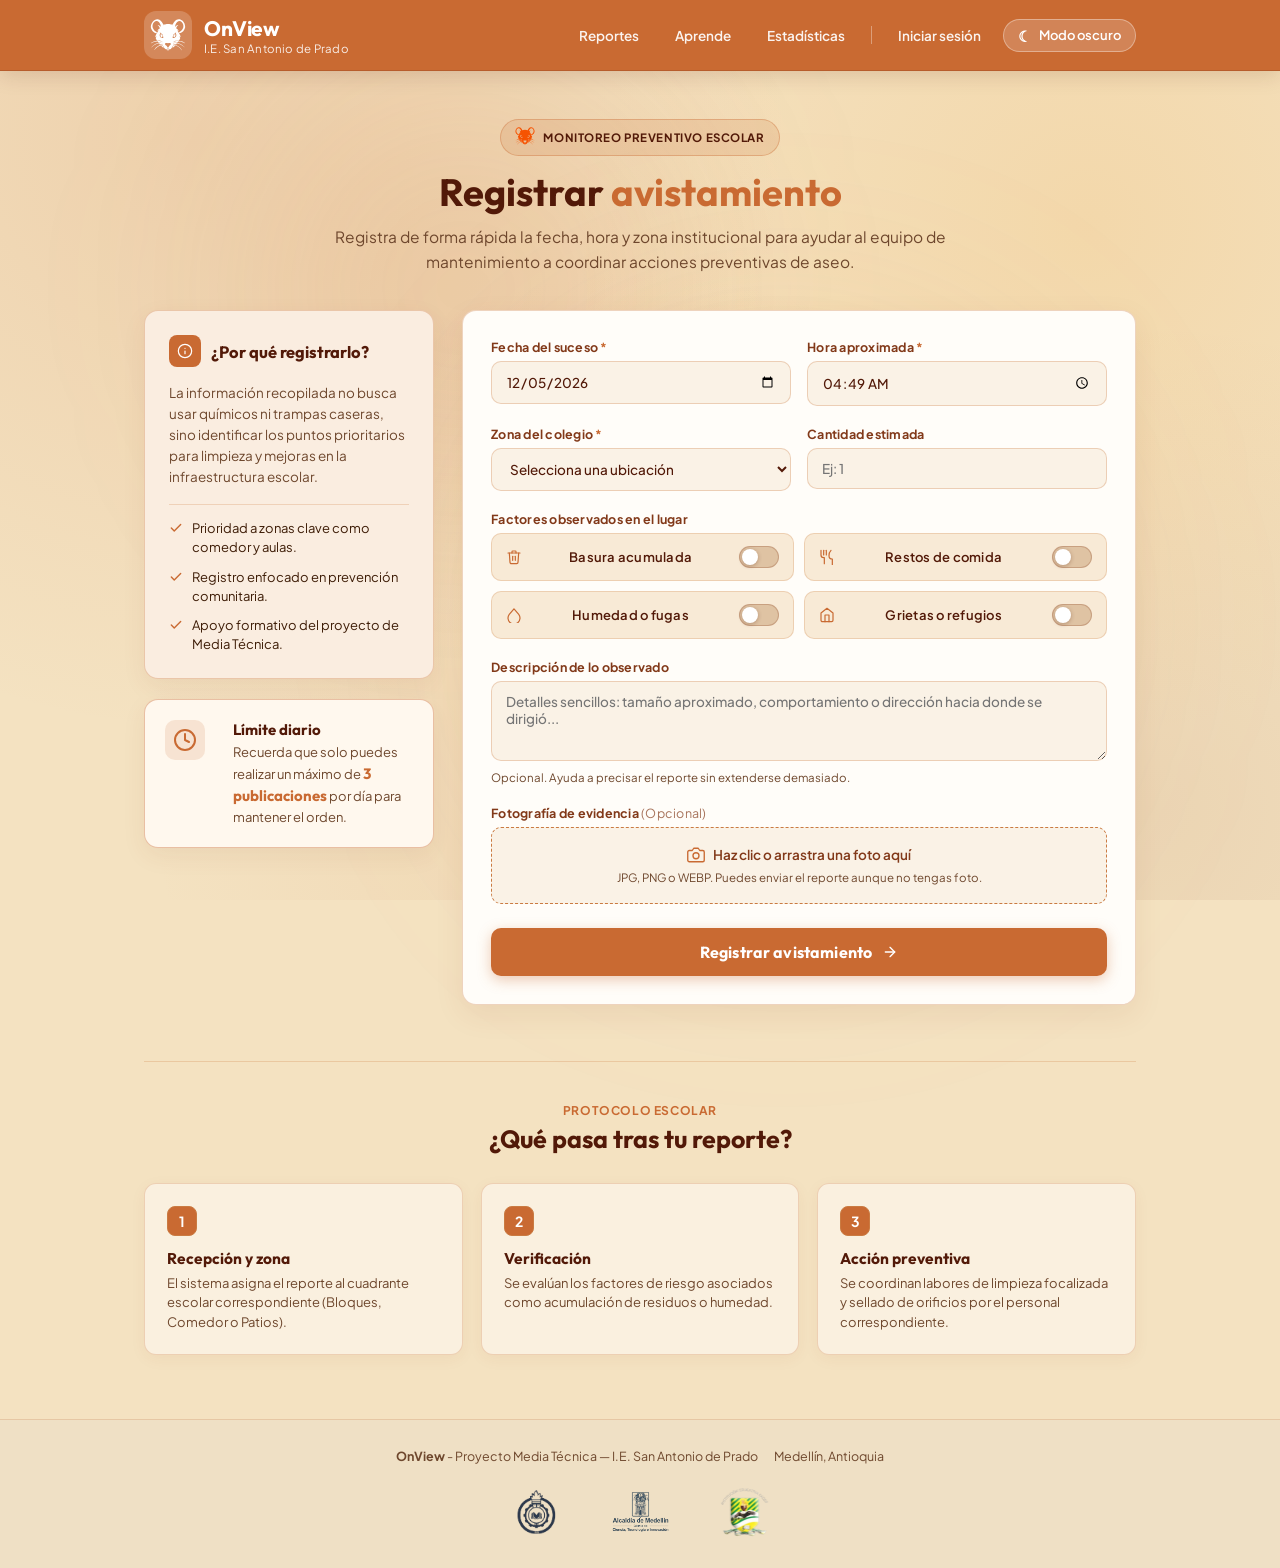
<file: index.html>
<!doctype html>
<html lang="es">
  <head>
    <meta charset="UTF-8" />
    <meta name="viewport" content="width=device-width, initial-scale=1.0" />
    <title>OnView - Registrar Avistamiento (Minimalista)</title>
    <link rel="preconnect" href="https://fonts.googleapis.com" />
    <link rel="preconnect" href="https://fonts.gstatic.com" crossorigin />
    <link
      href="https://fonts.googleapis.com/css2?family=Plus+Jakarta+Sans:wght@400;500;600;700&family=Outfit:wght@500;600;700&display=swap"
      rel="stylesheet"
    />
    <link rel="stylesheet" href="css/index.css" />
    <link
      rel="shortcut icon"
      href="public/image_Logo.svg"
      type="image/svg+xml"
    />
  </head>

  <body>
    <div class="glow one"></div>
    <div class="glow two"></div>

    <!-- ==========================================================================
     CABECERA SUPERIOR
     ========================================================================== -->
    <header>
        <div class="header-inner">
            <!-- 1. Logo y Marca -->
            <a href="index.html" class="brand">
                <div class="logo-badge">
                    <img src="public/image_Logo.svg" alt="Logo de OnView">
                </div>
                <div class="brand-text">
                    <span class="brand-title">OnView</span>
                    <span class="brand-sub">I.E. San Antonio de Prado </span>
                </div>
            </a>

            <!-- 2. Menú de navegación y Botón de Tema -->
            <nav>
                <!-- Enlaces (Asegúrate de poner class="active" en el que corresponda) -->
                <a href="reportes.html">Reportes</a>
                <a href="aprende.html">Aprende</a>
                <a href="estadisticas.html">Estadísticas</a>
                <span class="nav-sep"></span>
                <a href="login.html">Iniciar sesión</a>
                
                <!-- Botón de Modo Oscuro al final -->
                <button class="theme-toggle" id="theme-toggle" type="button" role="switch" aria-checked="false" aria-label="Cambiar tema">
                    <span class="theme-icon" aria-hidden="true">☾</span>
                    <span class="theme-label">Modo oscuro</span>
                </button>
            </nav>

            <!-- 3. Botón hamburguesa (Móvil) -->
            <button class="menu-toggle" id="menu-toggle" aria-label="Abrir menú" aria-expanded="false">
                <span class="menu-icon">
                    <svg viewBox="0 0 24 24" width="22" height="22" fill="none" stroke="currentColor" stroke-width="2" stroke-linecap="round" stroke-linejoin="round">
                        <line x1="3" y1="6" x2="21" y2="6" />
                        <line x1="3" y1="12" x2="21" y2="12" />
                        <line x1="3" y1="18" x2="21" y2="18" />
                    </svg>
                </span>
                <span class="close-icon" style="display:none;">
                    <svg viewBox="0 0 24 24" width="22" height="22" fill="none" stroke="currentColor" stroke-width="2" stroke-linecap="round" stroke-linejoin="round">
                        <line x1="18" y1="6" x2="6" y2="18" />
                        <line x1="6" y1="6" x2="18" y2="18" />
                    </svg>
                </span>
            </button>
        </div>
    </header>


    <!-- ==========================================================================
     CONTENIDO PRINCIPAL
     ========================================================================== -->
    <main>
      <!-- Hero -->
      <section class="hero">
        <span class="pill">
          <span
            ><img
              src="public/a_clean_vector_style_graphic_logo_illustration_on.png"
              alt=""
              width="20"
              height="20"
          /></span>
          Monitoreo Preventivo Escolar
        </span>
        <h1>Registrar <span>avistamiento</span></h1>
        <p>
          Registra de forma rápida la fecha, hora y zona institucional para
          ayudar al equipo de mantenimiento a coordinar acciones preventivas de
          aseo.
        </p>
      </section>

      <!-- Layout de 2 columnas -->
      <div class="layout">
        <!-- Columna Izquierda: Info -->
        <!-- Columna Izquierda: Info -->
        <aside class="sidebar-container">
          <!-- Tarjeta 1: Por qué registrarlo -->
          <div class="card-clean sidebar-info">
            <div class="sidebar-title">
              <div class="sidebar-icon" aria-hidden="true">
                <svg
                  viewBox="0 0 24 24"
                  width="16"
                  height="16"
                  fill="none"
                  stroke="currentColor"
                  stroke-width="1.8"
                  stroke-linecap="round"
                  stroke-linejoin="round"
                >
                  <circle cx="12" cy="12" r="10" />
                  <line x1="12" y1="16" x2="12" y2="12" />
                  <line x1="12" y1="8" x2="12.01" y2="8" />
                </svg>
              </div>
              <h2>¿Por qué registrarlo?</h2>
            </div>
            <p>
              La información recopilada no busca usar químicos ni trampas
              caseras, sino identificar los puntos prioritarios para limpieza y
              mejoras en la infraestructura escolar.
            </p>

            <ul class="sidebar-list">
              <li>
                <span class="bullet" aria-hidden="true">
                  <svg
                    viewBox="0 0 24 24"
                    width="14"
                    height="14"
                    fill="none"
                    stroke="currentColor"
                    stroke-width="2.4"
                    stroke-linecap="round"
                    stroke-linejoin="round"
                  >
                    <polyline points="20 6 9 17 4 12" />
                  </svg>
                </span>
                <span>Prioridad a zonas clave como comedor y aulas.</span>
              </li>
              <li>
                <span class="bullet" aria-hidden="true">
                  <svg
                    viewBox="0 0 24 24"
                    width="14"
                    height="14"
                    fill="none"
                    stroke="currentColor"
                    stroke-width="2.4"
                    stroke-linecap="round"
                    stroke-linejoin="round"
                  >
                    <polyline points="20 6 9 17 4 12" />
                  </svg>
                </span>
                <span>Registro enfocado en prevención comunitaria.</span>
              </li>
              <li>
                <span class="bullet" aria-hidden="true">
                  <svg
                    viewBox="0 0 24 24"
                    width="14"
                    height="14"
                    fill="none"
                    stroke="currentColor"
                    stroke-width="2.4"
                    stroke-linecap="round"
                    stroke-linejoin="round"
                  >
                    <polyline points="20 6 9 17 4 12" />
                  </svg>
                </span>
                <span>Apoyo formativo del proyecto de Media Técnica.</span>
              </li>
            </ul>
          </div>

          <!-- Tarjeta 2: Límite de publicaciones (AHORA ESTÁ AFUERA Y ABAJO) -->
          <div class="card-clean limit-card">
            <div class="limit-icon" aria-hidden="true">
              <svg
                viewBox="0 0 24 24"
                width="24"
                height="24"
                fill="none"
                stroke="currentColor"
                stroke-width="2"
                stroke-linecap="round"
                stroke-linejoin="round"
              >
                <circle cx="12" cy="12" r="10" />
                <polyline points="12 6 12 12 16 14" />
              </svg>
            </div>
            <br />
            <div class="limit-text">
              <strong>Límite diario</strong>
              <p>
                Recuerda que solo puedes realizar un máximo de
                <strong>3 publicaciones</strong> por día para mantener el orden.
              </p>
            </div>
          </div>
        </aside>

        <!-- Columna Derecha: Formulario -->
        <section class="card-clean form-card">
          <form id="form-avistamiento">
            <!-- Fila 1: Fecha y Hora -->
            <div class="form-row">
              <div>
                <label for="fecha"
                  >Fecha del suceso <span class="required">*</span></label
                >
                <input type="date" id="fecha" name="fecha" required />
              </div>
              <div>
                <label for="hora"
                  >Hora aproximada <span class="required">*</span></label
                >
                <input type="time" id="hora" name="hora" required />
              </div>
            </div>

            <!-- Fila 2: Zona y Cantidad -->
            <div class="form-row">
              <div>
                <label for="zona"
                  >Zona del colegio <span class="required">*</span></label
                >
                <select id="zona" name="zona" required>
                  <option value="" disabled selected>
                    Selecciona una ubicación
                  </option>
                  <option value="comedor">Comedor / Cafetería (PAE)</option>
                  <option value="patio">Patios y zonas verdes</option>
                  <option value="aulas">Bloque de aulas</option>
                  <option value="bodega">Bodega / Almacén</option>
                  <option value="banos">Servicios sanitarios</option>
                  <option value="otra">Otra área del plantel</option>
                </select>
              </div>
              <div>
                <label for="cantidad">Cantidad estimada</label>
                <input
                  type="number"
                  id="cantidad"
                  name="cantidad"
                  min="1"
                  placeholder="Ej: 1"
                />
              </div>
            </div>

            <!-- Fila 3: Factores observados con SWITCHES -->
            <div class="form-group">
              <label>Factores observados en el lugar</label>
              <div class="factors-grid">
                <label class="factor-item">
                  <span class="factor-icon" aria-hidden="true">
                    <svg
                      viewBox="0 0 24 24"
                      width="16"
                      height="16"
                      fill="none"
                      stroke="currentColor"
                      stroke-width="1.8"
                      stroke-linecap="round"
                      stroke-linejoin="round"
                    >
                      <polyline points="3 6 5 6 21 6" />
                      <path d="M19 6l-1 14a2 2 0 0 1-2 2H8a2 2 0 0 1-2-2L5 6" />
                      <path d="M10 11v6" />
                      <path d="M14 11v6" />
                      <path d="M9 6V4a1 1 0 0 1 1-1h4a1 1 0 0 1 1 1v2" />
                    </svg>
                  </span>
                  <span class="factor-text">Basura acumulada</span>
                  <span class="switch">
                    <input type="checkbox" name="condicion" value="basura" />
                    <span class="switch-slider"></span>
                  </span>
                </label>

                <label class="factor-item">
                  <span class="factor-icon" aria-hidden="true">
                    <svg
                      viewBox="0 0 24 24"
                      width="16"
                      height="16"
                      fill="none"
                      stroke="currentColor"
                      stroke-width="1.8"
                      stroke-linecap="round"
                      stroke-linejoin="round"
                    >
                      <path d="M3 2v7a4 4 0 0 0 4 4h1v9" />
                      <path d="M7 2v7" />
                      <path d="M11 2v7" />
                      <path d="M18 2c-2 2-3 5-3 8a5 5 0 0 0 5 5v9" />
                    </svg>
                  </span>
                  <span class="factor-text">Restos de comida</span>
                  <span class="switch">
                    <input type="checkbox" name="condicion" value="comida" />
                    <span class="switch-slider"></span>
                  </span>
                </label>

                <label class="factor-item">
                  <span class="factor-icon" aria-hidden="true">
                    <svg
                      viewBox="0 0 24 24"
                      width="16"
                      height="16"
                      fill="none"
                      stroke="currentColor"
                      stroke-width="1.8"
                      stroke-linecap="round"
                      stroke-linejoin="round"
                    >
                      <path d="M12 2.7 4.9 11a9 9 0 1 0 14.2 0z" />
                    </svg>
                  </span>
                  <span class="factor-text">Humedad o fugas</span>
                  <span class="switch">
                    <input type="checkbox" name="condicion" value="humedad" />
                    <span class="switch-slider"></span>
                  </span>
                </label>

                <label class="factor-item">
                  <span class="factor-icon" aria-hidden="true">
                    <svg
                      viewBox="0 0 24 24"
                      width="16"
                      height="16"
                      fill="none"
                      stroke="currentColor"
                      stroke-width="1.8"
                      stroke-linecap="round"
                      stroke-linejoin="round"
                    >
                      <path
                        d="M3 9l9-7 9 7v11a2 2 0 0 1-2 2H5a2 2 0 0 1-2-2z"
                      />
                      <polyline points="9 22 9 12 15 12 15 22" />
                    </svg>
                  </span>
                  <span class="factor-text">Grietas o refugios</span>
                  <span class="switch">
                    <input type="checkbox" name="condicion" value="refugio" />
                    <span class="switch-slider"></span>
                  </span>
                </label>
              </div>
            </div>

            <!-- Fila 4: Descripción -->
            <div class="form-group">
              <label for="descripcion">Descripción de lo observado</label>
              <textarea
                id="descripcion"
                name="descripcion"
                rows="2"
                placeholder="Detalles sencillos: tamaño aproximado, comportamiento o dirección hacia donde se dirigió..."
              ></textarea>
              <span class="field-hint"
                >Opcional. Ayuda a precisar el reporte sin extenderse
                demasiado.</span
              >
            </div>

            <!-- Fila 5: Fotografía -->
            <div class="form-group">
              <label
                >Fotografía de evidencia
                <span style="font-weight: 400; opacity: 0.7"
                  >(Opcional)</span
                ></label
              >
              <div class="photo-box" id="photo-dropzone">
                <input type="file" id="foto" name="foto" accept="image/*" />
                <p>
                  <span class="photo-icon" aria-hidden="true">
                    <svg
                      viewBox="0 0 24 24"
                      width="18"
                      height="18"
                      fill="none"
                      stroke="currentColor"
                      stroke-width="1.8"
                      stroke-linecap="round"
                      stroke-linejoin="round"
                    >
                      <path
                        d="M23 19a2 2 0 0 1-2 2H3a2 2 0 0 1-2-2V8a2 2 0 0 1 2-2h4l2-3h6l2 3h4a2 2 0 0 1 2 2z"
                      />
                      <circle cx="12" cy="13" r="4" />
                    </svg>
                  </span>
                  Haz clic o arrastra una foto aquí
                </p>
                <small
                  >JPG, PNG o WEBP. Puedes enviar el reporte aunque no tengas
                  foto.</small
                >
                <img
                  id="photo-preview"
                  alt="Vista previa de la fotografía seleccionada"
                />
              </div>
            </div>

            <!-- Botón de Envío -->
            <div style="margin-top: 24px">
              <button type="submit" class="btn-submit">
                <span>Registrar avistamiento</span>
                <span class="btn-arrow" aria-hidden="true">
                  <svg
                    viewBox="0 0 24 24"
                    width="16"
                    height="16"
                    fill="none"
                    stroke="currentColor"
                    stroke-width="2"
                    stroke-linecap="round"
                    stroke-linejoin="round"
                  >
                    <line x1="5" y1="12" x2="19" y2="12" />
                    <polyline points="12 5 19 12 12 19" />
                  </svg>
                </span>
              </button>
            </div>

            <!-- Mensaje de éxito -->
            <div id="mensaje-exito" class="alert-success hidden">
              <span class="alert-icon" aria-hidden="true">
                <svg
                  viewBox="0 0 24 24"
                  width="18"
                  height="18"
                  fill="none"
                  stroke="currentColor"
                  stroke-width="2.2"
                  stroke-linecap="round"
                  stroke-linejoin="round"
                >
                  <polyline points="20 6 9 17 4 12" />
                </svg>
              </span>
              <div>
                <strong>¡Avistamiento registrado correctamente!</strong>
                Tu reporte ha quedado guardado visualmente para apoyar el plan
                de aseo de la institución.
              </div>
            </div>
          </form>
        </section>
      </div>

      <!-- Pasos posteriores -->
      <section class="steps-section">
        <div class="steps-heading">
          <span>Protocolo Escolar</span>
          <h2>¿Qué pasa tras tu reporte?</h2>
        </div>

        <div class="steps-grid">
          <div class="step-card">
            <div class="step-badge">1</div>
            <h3>Recepción y zona</h3>
            <p>
              El sistema asigna el reporte al cuadrante escolar correspondiente
              (Bloques, Comedor o Patios).
            </p>
          </div>

          <div class="step-card">
            <div class="step-badge">2</div>
            <h3>Verificación</h3>
            <p>
              Se evalúan los factores de riesgo asociados como acumulación de
              residuos o humedad.
            </p>
          </div>

          <div class="step-card">
            <div class="step-badge">3</div>
            <h3>Acción preventiva</h3>
            <p>
              Se coordinan labores de limpieza focalizada y sellado de orificios
              por el personal correspondiente.
            </p>
          </div>
        </div>
      </section>
    </main>

    <!-- ==========================================================================
     PIE DE PÁGINA
     ========================================================================== -->
    <footer>
      <div class="footer-inner">
        <div class="footer-copy">
          <span
            ><strong>OnView</strong> - Proyecto Media Técnica — I.E. San Antonio
            de Prado</span
          >
          <span>Medellín, Antioquia</span>
        </div>

        <div class="footer-logos" aria-label="Instituciones aliadas">
          <img
            src="public/pascual.png"
            alt="Institución Pascual"
            class="footer-logo"
          />
          <img
            src="public/alcaldia.png"
            alt="Alcaldía de Medellín"
            class="footer-logo"
          />
          <img src="public/sadep.png" alt="SADEP" class="footer-logo" />
        </div>
      </div>
    </footer>

    <!-- Enlace a tu archivo JavaScript separado -->
    <script src="js/funciones.js"></script>

    <script></script>
  </body>
</html>
</file>
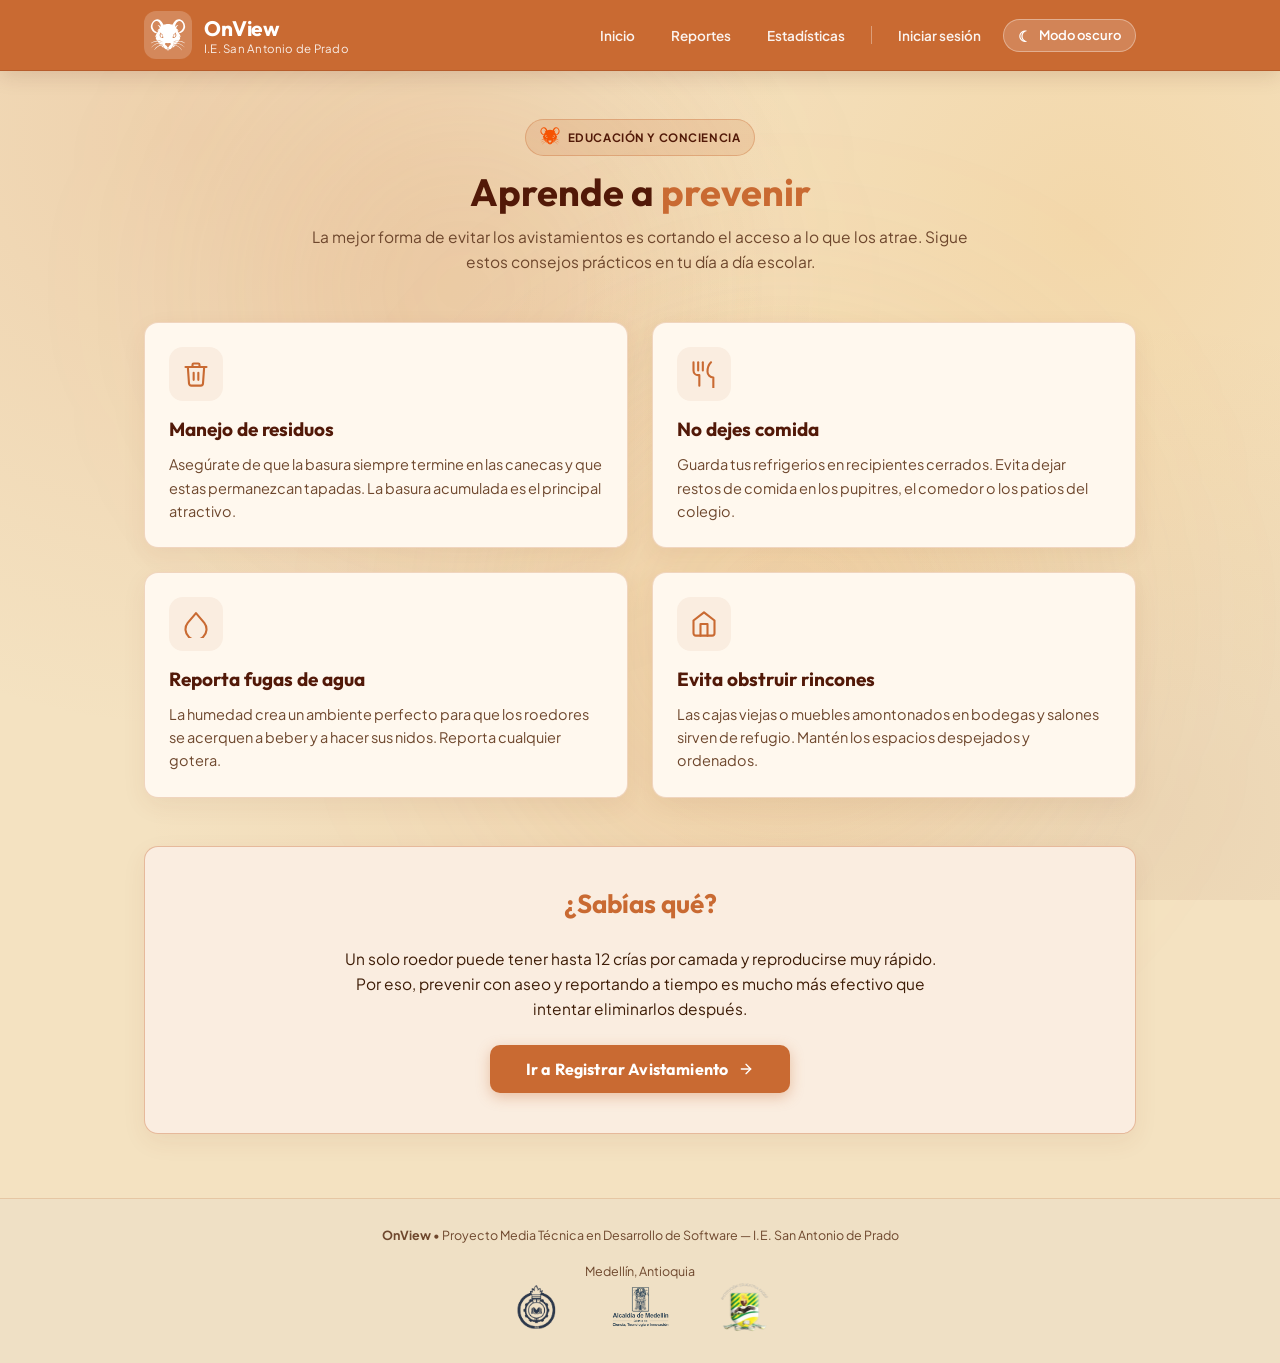
<file: aprende.html>
<!DOCTYPE html>
<html lang="es">

<head>
    <meta charset="UTF-8">
    <meta name="viewport" content="width=device-width, initial-scale=1.0">
    <title>OnView - Guía de Prevención</title>
    <link rel="preconnect" href="https://fonts.googleapis.com">
    <link rel="preconnect" href="https://fonts.gstatic.com" crossorigin>
    <link
        href="https://fonts.googleapis.com/css2?family=Plus+Jakarta+Sans:wght@400;500;600;700&family=Outfit:wght@500;600;700&display=swap"
        rel="stylesheet">
    <link rel="stylesheet" href="css/aprende.css">
    <link rel="shortcut icon" href="public/image_Logo.svg" type="image/svg+xml">
</head>

<body>

    <div class="glow one"></div>
    <div class="glow two"></div>

    <!-- ==========================================================================
     CABECERA SUPERIOR
     ========================================================================== -->
    <header>
        <div class="header-inner">
            <!-- 1. Logo y Marca -->
            <a href="index.html" class="brand">
                <div class="logo-badge">
                    <img src="public/image_Logo.svg" alt="Logo de OnView">
                </div>
                <div class="brand-text">
                    <span class="brand-title">OnView</span>
                    <span class="brand-sub">I.E. San Antonio de Prado </span>
                </div>
            </a>

            <!-- 2. Menú de navegación y Botón de Tema -->
            <nav>
                <!-- Enlaces (Asegúrate de poner class="active" en el que corresponda) -->
                <a href="index.html">Inicio</a>
                <a href="reportes.html">Reportes</a>
                <a href="estadisticas.html">Estadísticas</a>
                <span class="nav-sep"></span>
                <a href="login.html">Iniciar sesión</a>

                <!-- Botón de Modo Oscuro al final -->
                <button class="theme-toggle" id="theme-toggle" type="button" role="switch" aria-checked="false"
                    aria-label="Cambiar tema">
                    <span class="theme-icon" aria-hidden="true">☾</span>
                    <span class="theme-label">Modo oscuro</span>
                </button>
            </nav>

            <!-- 3. Botón hamburguesa (Móvil) -->
            <button class="menu-toggle" id="menu-toggle" aria-label="Abrir menú" aria-expanded="false">
                <span class="menu-icon">
                    <svg viewBox="0 0 24 24" width="22" height="22" fill="none" stroke="currentColor" stroke-width="2"
                        stroke-linecap="round" stroke-linejoin="round">
                        <line x1="3" y1="6" x2="21" y2="6" />
                        <line x1="3" y1="12" x2="21" y2="12" />
                        <line x1="3" y1="18" x2="21" y2="18" />
                    </svg>
                </span>
                <span class="close-icon" style="display:none;">
                    <svg viewBox="0 0 24 24" width="22" height="22" fill="none" stroke="currentColor" stroke-width="2"
                        stroke-linecap="round" stroke-linejoin="round">
                        <line x1="18" y1="6" x2="6" y2="18" />
                        <line x1="6" y1="6" x2="18" y2="18" />
                    </svg>
                </span>
            </button>
        </div>
    </header>

    <!-- ==========================================================================
     CONTENIDO PRINCIPAL
     ========================================================================== -->
    <main>
        <!-- Hero -->
        <section class="hero">
            <span class="pill">
                <span><img src="public/a_clean_vector_style_graphic_logo_illustration_on.png" alt="" width="20"
                        height="20"></span>
                Educación y Conciencia
            </span>
            <h1>Aprende a <span>prevenir</span></h1>
            <p>La mejor forma de evitar los avistamientos es cortando el acceso a lo que los atrae. Sigue estos consejos
                prácticos en tu día a día escolar.</p>
        </section>

        <!-- Grid de Consejos (Tarjetas) -->
        <section class="learn-grid">

            <!-- Consejo 1 -->
            <article class="card-clean learn-card">
                <div class="learn-icon" aria-hidden="true">
                    <svg viewBox="0 0 24 24" width="28" height="28" fill="none" stroke="currentColor" stroke-width="1.8"
                        stroke-linecap="round" stroke-linejoin="round">
                        <polyline points="3 6 5 6 21 6" />
                        <path d="M19 6l-1 14a2 2 0 0 1-2 2H8a2 2 0 0 1-2-2L5 6" />
                        <path d="M10 11v6" />
                        <path d="M14 11v6" />
                        <path d="M9 6V4a1 1 0 0 1 1-1h4a1 1 0 0 1 1 1v2" />
                    </svg>
                </div>
                <h3>Manejo de residuos</h3>
                <p>Asegúrate de que la basura siempre termine en las canecas y que estas permanezcan tapadas. La basura
                    acumulada es el principal atractivo.</p>
            </article>

            <!-- Consejo 2 -->
            <article class="card-clean learn-card">
                <div class="learn-icon" aria-hidden="true">
                    <svg viewBox="0 0 24 24" width="28" height="28" fill="none" stroke="currentColor" stroke-width="1.8"
                        stroke-linecap="round" stroke-linejoin="round">
                        <path d="M3 2v7a4 4 0 0 0 4 4h1v9" />
                        <path d="M7 2v7" />
                        <path d="M11 2v7" />
                        <path d="M18 2c-2 2-3 5-3 8a5 5 0 0 0 5 5v9" />
                    </svg>
                </div>
                <h3>No dejes comida</h3>
                <p>Guarda tus refrigerios en recipientes cerrados. Evita dejar restos de comida en los pupitres, el
                    comedor o los patios del colegio.</p>
            </article>

            <!-- Consejo 3 -->
            <article class="card-clean learn-card">
                <div class="learn-icon" aria-hidden="true">
                    <svg viewBox="0 0 24 24" width="28" height="28" fill="none" stroke="currentColor" stroke-width="1.8"
                        stroke-linecap="round" stroke-linejoin="round">
                        <path d="M12 2.7 4.9 11a9 9 0 1 0 14.2 0z" />
                    </svg>
                </div>
                <h3>Reporta fugas de agua</h3>
                <p>La humedad crea un ambiente perfecto para que los roedores se acerquen a beber y a hacer sus nidos.
                    Reporta cualquier gotera.</p>
            </article>

            <!-- Consejo 4 -->
            <article class="card-clean learn-card">
                <div class="learn-icon" aria-hidden="true">
                    <svg viewBox="0 0 24 24" width="28" height="28" fill="none" stroke="currentColor" stroke-width="1.8"
                        stroke-linecap="round" stroke-linejoin="round">
                        <path d="M3 9l9-7 9 7v11a2 2 0 0 1-2 2H5a2 2 0 0 1-2-2z" />
                        <polyline points="9 22 9 12 15 12 15 22" />
                    </svg>
                </div>
                <h3>Evita obstruir rincones</h3>
                <p>Las cajas viejas o muebles amontonados en bodegas y salones sirven de refugio. Mantén los espacios
                    despejados y ordenados.</p>
            </article>

        </section>

        <!-- Sección extra de concientización -->
        <section class="callout-card card-clean">
            <div class="callout-content">
                <h2>¿Sabías qué?</h2>
                <p>Un solo roedor puede tener hasta 12 crías por camada y reproducirse muy rápido. Por eso, prevenir con
                    aseo y reportando a tiempo es mucho más efectivo que intentar eliminarlos después.</p>
                <a href="index.html" class="btn-submit" style="max-width: 300px; margin-top: 16px;">
                    <span>Ir a Registrar Avistamiento</span>
                    <span class="btn-arrow" aria-hidden="true">
                        <svg viewBox="0 0 24 24" width="16" height="16" fill="none" stroke="currentColor"
                            stroke-width="2" stroke-linecap="round" stroke-linejoin="round">
                            <line x1="5" y1="12" x2="19" y2="12" />
                            <polyline points="12 5 19 12 12 19" />
                        </svg>
                    </span>
                </a>
            </div>
        </section>

    </main>

    <!-- ==========================================================================
     PIE DE PÁGINA
     ========================================================================== -->
    <footer>
        <div class="footer-inner">
            <span><strong>OnView</strong> • Proyecto Media Técnica en Desarrollo de Software — I.E. San Antonio de
                Prado</span>
            <span>Medellín, Antioquia</span>
        </div>

        <div class="footer-logos" aria-label="Instituciones aliadas">
            <img src="public/pascual.png" alt="Institución Pascual" class="footer-logo" />
            <img src="public/alcaldia.png" alt="Alcaldía de Medellín" class="footer-logo" />
            <img src="public/sadep.png" alt="SADEP" class="footer-logo" />
        </div>
        </div>
    </footer>

    <!-- Enlace a tu archivo JavaScript separado (menú y tema) -->
    <script src="js/funciones.js"></script>

</body>

</html>
</file>
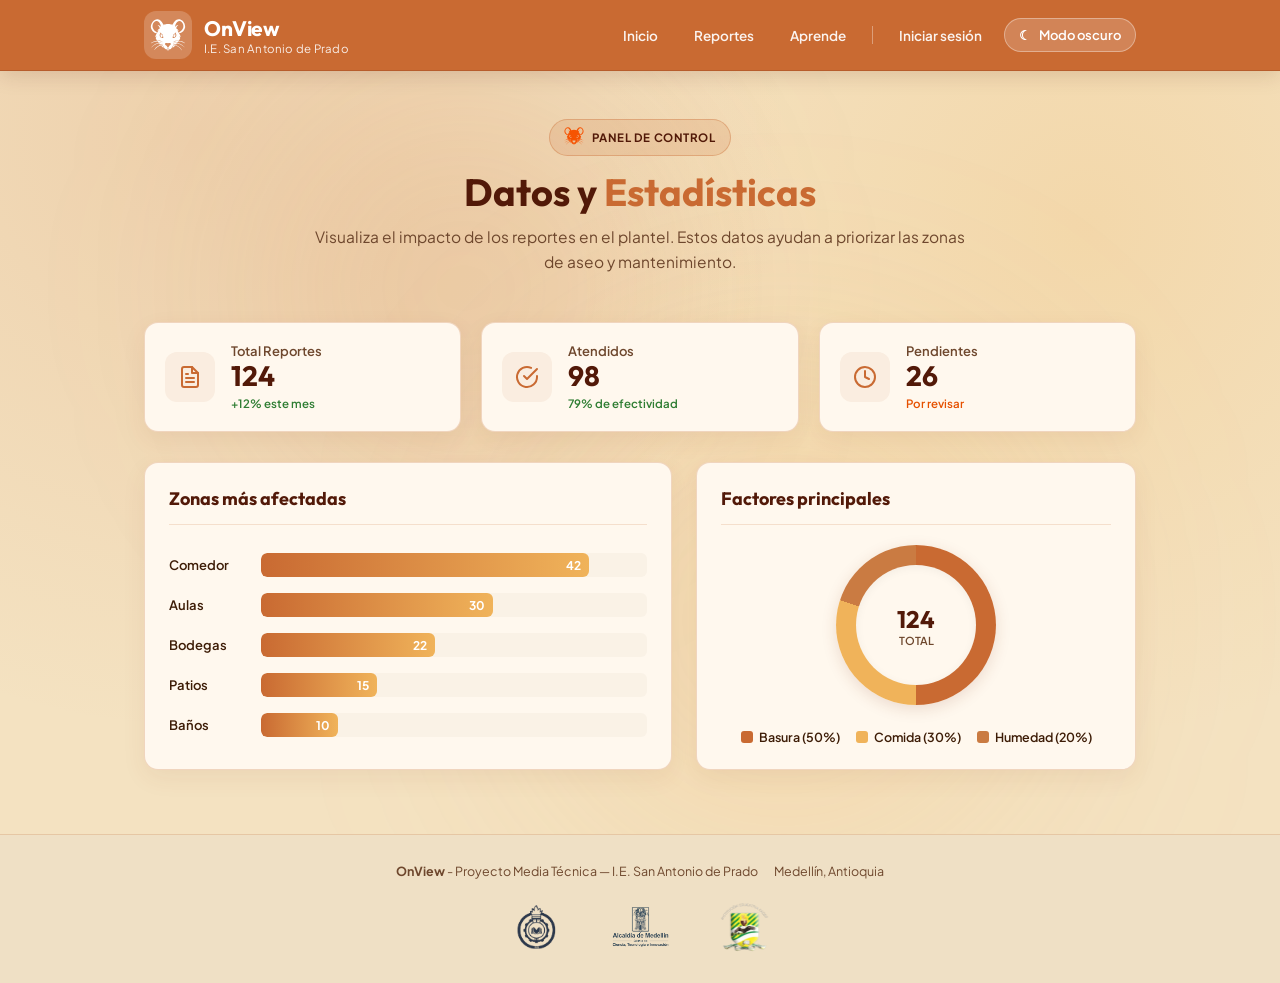
<file: estadisticas.html>
<!DOCTYPE html>
<html lang="es">

<head>
    <meta charset="UTF-8">
    <meta name="viewport" content="width=device-width, initial-scale=1.0">
    <title>OnView - Estadísticas</title>
    <link rel="preconnect" href="https://fonts.googleapis.com">
    <link rel="preconnect" href="https://fonts.gstatic.com" crossorigin>
    <link href="https://fonts.googleapis.com/css2?family=Plus+Jakarta+Sans:wght@400;500;600;700&family=Outfit:wght@500;600;700&display=swap" rel="stylesheet">
    <link rel="stylesheet" href="css/estadisticas.css">
    <link rel="shortcut icon" href="public/image_Logo.svg" type="image/svg+xml">
</head>

<body>

    <div class="glow one"></div>
    <div class="glow two"></div>

    <!-- ==========================================================================
     CABECERA SUPERIOR
     ========================================================================== -->
    <header>
        <div class="header-inner">
            <!-- 1. Logo y Marca -->
            <a href="index.html" class="brand">
                <div class="logo-badge">
                    <img src="public/image_Logo.svg" alt="Logo de OnView">
                </div>
                <div class="brand-text">
                    <span class="brand-title">OnView</span>
                    <span class="brand-sub">I.E. San Antonio de Prado </span>
                </div>
            </a>

            <!-- 2. Menú de navegación y Botón de Tema -->
            <nav>
                <!-- Enlaces (Asegúrate de poner class="active" en el que corresponda) -->
                <a href="index.html">Inicio</a>
                <a href="reportes.html">Reportes</a>
                <a href="aprende.html">Aprende</a>
                <span class="nav-sep"></span>
                <a href="login.html">Iniciar sesión</a>
                
                <!-- Botón de Modo Oscuro al final -->
                <button class="theme-toggle" id="theme-toggle" type="button" role="switch" aria-checked="false" aria-label="Cambiar tema">
                    <span class="theme-icon" aria-hidden="true">☾</span>
                    <span class="theme-label">Modo oscuro</span>
                </button>
            </nav>

            <!-- 3. Botón hamburguesa (Móvil) -->
            <button class="menu-toggle" id="menu-toggle" aria-label="Abrir menú" aria-expanded="false">
                <span class="menu-icon">
                    <svg viewBox="0 0 24 24" width="22" height="22" fill="none" stroke="currentColor" stroke-width="2" stroke-linecap="round" stroke-linejoin="round">
                        <line x1="3" y1="6" x2="21" y2="6" />
                        <line x1="3" y1="12" x2="21" y2="12" />
                        <line x1="3" y1="18" x2="21" y2="18" />
                    </svg>
                </span>
                <span class="close-icon" style="display:none;">
                    <svg viewBox="0 0 24 24" width="22" height="22" fill="none" stroke="currentColor" stroke-width="2" stroke-linecap="round" stroke-linejoin="round">
                        <line x1="18" y1="6" x2="6" y2="18" />
                        <line x1="6" y1="6" x2="18" y2="18" />
                    </svg>
                </span>
            </button>
        </div>
    </header>


    <!-- ==========================================================================
     CONTENIDO PRINCIPAL
     ========================================================================== -->
    <main>
        <!-- Hero -->
        <section class="hero">
            <span class="pill">
                 <span><img src="public/a_clean_vector_style_graphic_logo_illustration_on.png" alt="" width="20" height="20"></span>
                Panel de Control
            </span>
            <h1>Datos y <span>Estadísticas</span></h1>
            <p>Visualiza el impacto de los reportes en el plantel. Estos datos ayudan a priorizar las zonas de aseo y mantenimiento.</p>
        </section>

        <!-- Tarjetas KPI (Números grandes) -->
        <section class="kpi-grid">
            <div class="card-clean kpi-card">
                <div class="kpi-icon" aria-hidden="true">
                    <svg viewBox="0 0 24 24" width="24" height="24" fill="none" stroke="currentColor" stroke-width="2" stroke-linecap="round" stroke-linejoin="round">
                        <path d="M14 2H6a2 2 0 0 0-2 2v16a2 2 0 0 0 2 2h12a2 2 0 0 0 2-2V8z"/>
                        <polyline points="14 2 14 8 20 8"/>
                        <line x1="16" y1="13" x2="8" y2="13"/>
                        <line x1="16" y1="17" x2="8" y2="17"/>
                        <polyline points="10 9 9 9 8 9"/>
                    </svg>
                </div>
                <div class="kpi-info">
                    <span class="kpi-label">Total Reportes</span>
                    <strong class="kpi-value">124</strong>
                    <span class="kpi-trend trend-up">+12% este mes</span>
                </div>
            </div>

            <div class="card-clean kpi-card">
                <div class="kpi-icon" aria-hidden="true">
                    <svg viewBox="0 0 24 24" width="24" height="24" fill="none" stroke="currentColor" stroke-width="2" stroke-linecap="round" stroke-linejoin="round">
                        <path d="M22 11.08V12a10 10 0 1 1-5.93-9.14"/>
                        <polyline points="22 4 12 14.01 9 11.01"/>
                    </svg>
                </div>
                <div class="kpi-info">
                    <span class="kpi-label">Atendidos</span>
                    <strong class="kpi-value">98</strong>
                    <span class="kpi-trend trend-up">79% de efectividad</span>
                </div>
            </div>

            <div class="card-clean kpi-card">
                <div class="kpi-icon" aria-hidden="true">
                    <svg viewBox="0 0 24 24" width="24" height="24" fill="none" stroke="currentColor" stroke-width="2" stroke-linecap="round" stroke-linejoin="round">
                        <circle cx="12" cy="12" r="10"/>
                        <polyline points="12 6 12 12 16 14"/>
                    </svg>
                </div>
                <div class="kpi-info">
                    <span class="kpi-label">Pendientes</span>
                    <strong class="kpi-value">26</strong>
                    <span class="kpi-trend trend-warn">Por revisar</span>
                </div>
            </div>
        </section>

        <!-- Grid de Gráficos -->
        <div class="charts-layout">
            
            <!-- Gráfico de Barras: Zonas más afectadas -->
            <section class="card-clean chart-card">
                <div class="card-header">
                    <h2>Zonas más afectadas</h2>
                </div>
                <div class="bar-chart">
                    
                    <div class="bar-row">
                        <span class="bar-label">Comedor</span>
                        <div class="bar-track">
                            <div class="bar-fill" style="width: 85%;">
                                <span class="bar-value">42</span>
                            </div>
                        </div>
                    </div>

                    <div class="bar-row">
                        <span class="bar-label">Aulas</span>
                        <div class="bar-track">
                            <div class="bar-fill" style="width: 60%;">
                                <span class="bar-value">30</span>
                            </div>
                        </div>
                    </div>

                    <div class="bar-row">
                        <span class="bar-label">Bodegas</span>
                        <div class="bar-track">
                            <div class="bar-fill" style="width: 45%;">
                                <span class="bar-value">22</span>
                            </div>
                        </div>
                    </div>

                    <div class="bar-row">
                        <span class="bar-label">Patios</span>
                        <div class="bar-track">
                            <div class="bar-fill" style="width: 30%;">
                                <span class="bar-value">15</span>
                            </div>
                        </div>
                    </div>

                    <div class="bar-row">
                        <span class="bar-label">Baños</span>
                        <div class="bar-track">
                            <div class="bar-fill" style="width: 20%;">
                                <span class="bar-value">10</span>
                            </div>
                        </div>
                    </div>

                </div>
            </section>

            <!-- Gráfico de Dona: Tipos de factores -->
            <section class="card-clean chart-card">
                <div class="card-header">
                    <h2>Factores principales</h2>
                </div>
                <div class="donut-container">
                    <!-- Gráfico hecho 100% con CSS usando conic-gradient -->
                    <div class="donut-chart">
                        <div class="donut-inner">
                            <span>124</span>
                            <small>Total</small>
                        </div>
                    </div>
                    
                    <ul class="donut-legend">
                        <li>
                            <span class="legend-color color-1"></span>
                            Basura (50%)
                        </li>
                        <li>
                            <span class="legend-color color-2"></span>
                            Comida (30%)
                        </li>
                        <li>
                            <span class="legend-color color-3"></span>
                            Humedad (20%)
                        </li>
                    </ul>
                </div>
            </section>

        </div>

    </main>

    <!-- ==========================================================================
     PIE DE PÁGINA
     ========================================================================== -->
     <footer>
      <div class="footer-inner">
        <div class="footer-copy">
          <span
            ><strong>OnView</strong> - Proyecto Media Técnica — I.E. San Antonio
            de Prado</span
          >
          <span>Medellín, Antioquia</span>
        </div>

        <div class="footer-logos" aria-label="Instituciones aliadas">
          <img
            src="public/pascual.png"
            alt="Institución Pascual"
            class="footer-logo"
          />
          <img
            src="public/alcaldia.png"
            alt="Alcaldía de Medellín"
            class="footer-logo"
          />
          <img src="public/sadep.png" alt="SADEP" class="footer-logo" />
        </div>
      </div>
    </footer>

    <script src="js/funciones.js"></script>

</body>

</html>
</file>
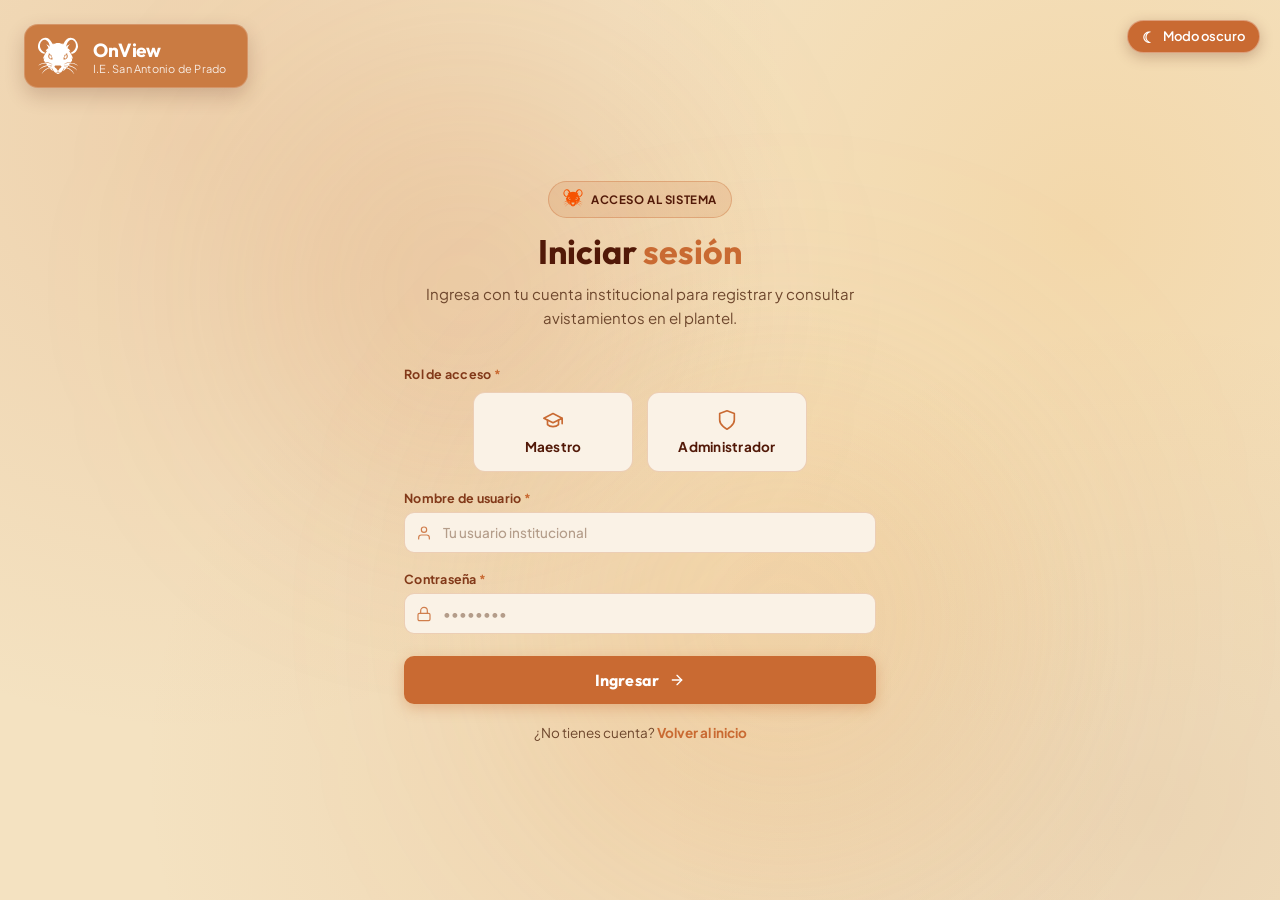
<file: login.html>
<!DOCTYPE html>
<html lang="es">
<head>
    <meta charset="UTF-8">
    <meta name="viewport" content="width=device-width, initial-scale=1.0">
    <title>OnView - Iniciar sesión</title>
    <link rel="preconnect" href="https://fonts.googleapis.com">
    <link rel="preconnect" href="https://fonts.gstatic.com" crossorigin>
    <link href="https://fonts.googleapis.com/css2?family=Plus+Jakarta+Sans:wght@400;500;600;700&family=Outfit:wght@500;600;700&display=swap" rel="stylesheet">
    <link rel="shortcut icon" href="public/a_clean_vector_style_graphic_logo_illustration_on.png" type="image/x-icon">
    <link rel="stylesheet" href="css/login.css">
</head>
<body>

<!-- Marca flotante minimalista (sin caja) -->
<a href="index.html" class="brand-floating">
    <img src="public/image_Logo.svg" alt="Logo de OnView" class="brand-logo-img" width="48" height="48">
    <div class="brand-text">
        <span class="brand-title">OnView</span>
        <span class="brand-sub">I.E. San Antonio de Prado</span>
    </div>
</a>

<!-- Botón de tema flotante -->
<button class="theme-toggle theme-toggle-float" id="theme-toggle" type="button" role="switch" aria-checked="false" aria-label="Cambiar tema">
    <span class="theme-icon" aria-hidden="true">☾</span>
    <span class="theme-label">Modo oscuro</span>
</button>

<div class="glow one"></div>
<div class="glow two"></div>

<main class="auth-main">

    <section class="hero">
        <span class="pill">
            <span><img src="public/a_clean_vector_style_graphic_logo_illustration_on.png" alt="" width="" height="20"></span>
            Acceso al sistema
        </span>
        <h1>Iniciar <span>sesión</span></h1>
        <p>Ingresa con tu cuenta institucional para registrar y consultar avistamientos en el plantel.</p>
    </section>

    <section class="auth-card">

        <form id="form-login" class="auth-form">

            <!-- Selector de rol -->
            <div class="form-group">
                <label>Rol de acceso <span class="required">*</span></label>
                <div class="role-selector" role="radiogroup" aria-label="Selecciona tu rol">
                    <label class="role-option">
                        <input type="radio" name="rol" value="maestro" required>
                        <span class="role-card">
                            <span class="role-icon" aria-hidden="true">
                                <svg viewBox="0 0 24 24" width="22" height="22" fill="none" stroke="currentColor" stroke-width="1.8" stroke-linecap="round" stroke-linejoin="round">
                                    <path d="M22 10v6M2 10l10-5 10 5-10 5z"/>
                                    <path d="M6 12v5c3 3 9 3 12 0v-5"/>
                                </svg>
                            </span>
                            <span class="role-name">Maestro</span>
                        </span>
                    </label>
                    <label class="role-option">
                        <input type="radio" name="rol" value="administrador" required>
                        <span class="role-card">
                            <span class="role-icon" aria-hidden="true">
                                <svg viewBox="0 0 24 24" width="22" height="22" fill="none" stroke="currentColor" stroke-width="1.8" stroke-linecap="round" stroke-linejoin="round">
                                    <path d="M12 22s8-4 8-10V5l-8-3-8 3v7c0 6 8 10 8 10z"/>
                                </svg>
                            </span>
                            <span class="role-name">Administrador</span>
                        </span>
                    </label>
                </div>
            </div>

            <!-- Usuario -->
            <div class="form-group">
                <label for="usuario">Nombre de usuario <span class="required">*</span></label>
                <div class="input-wrap">
                    <span class="input-icon" aria-hidden="true">
                        <svg viewBox="0 0 24 24" width="16" height="16" fill="none" stroke="currentColor" stroke-width="1.8" stroke-linecap="round" stroke-linejoin="round">
                            <path d="M20 21v-2a4 4 0 0 0-4-4H8a4 4 0 0 0-4 4v2"/>
                            <circle cx="12" cy="7" r="4"/>
                        </svg>
                    </span>
                    <input type="text" id="usuario" name="usuario" placeholder="Tu usuario institucional" required autocomplete="username">
                </div>
            </div>

            <!-- Contraseña -->
            <div class="form-group">
                <label for="password">Contraseña <span class="required">*</span></label>
                <div class="input-wrap">
                    <span class="input-icon" aria-hidden="true">
                        <svg viewBox="0 0 24 24" width="16" height="16" fill="none" stroke="currentColor" stroke-width="1.8" stroke-linecap="round" stroke-linejoin="round">
                            <rect x="3" y="11" width="18" height="11" rx="2" ry="2"/>
                            <path d="M7 11V7a5 5 0 0 1 10 0v4"/>
                        </svg>
                    </span>
                    <input type="password" id="password" name="password" placeholder="••••••••" required autocomplete="current-password">
                </div>
            </div>

            <button type="submit" class="btn-submit">
                <span>Ingresar</span>
                <span class="btn-arrow" aria-hidden="true">
                    <svg viewBox="0 0 24 24" width="16" height="16" fill="none" stroke="currentColor" stroke-width="2" stroke-linecap="round" stroke-linejoin="round">
                        <line x1="5" y1="12" x2="19" y2="12"/>
                        <polyline points="12 5 19 12 12 19"/>
                    </svg>
                </span>
            </button>

            <div id="mensaje-login" class="alert-success hidden">
                <span class="alert-icon" aria-hidden="true">
                    <svg viewBox="0 0 24 24" width="18" height="18" fill="none" stroke="currentColor" stroke-width="2.2" stroke-linecap="round" stroke-linejoin="round">
                        <polyline points="20 6 9 17 4 12"/>
                    </svg>
                </span>
                <div>
                    <strong>Acceso validado (demo)</strong>
                    En una siguiente versión se conectará con la base de datos institucional.
                </div>
            </div>

        </form>
    </section>

    <p class="auth-footer-link">
        ¿No tienes cuenta? <a href="index.html">Volver al inicio</a>
    </p>

</main>

<footer>

</footer>

<script>
const form = document.getElementById('form-login');
const mensaje = document.getElementById('mensaje-login');
if (form) {
    form.addEventListener('submit', (e) => {
        e.preventDefault();
        const rol = form.querySelector('input[name="rol"]:checked');
        if (!rol) return;
        mensaje.classList.remove('hidden');
        mensaje.scrollIntoView({ behavior: 'smooth', block: 'nearest' });
    });
}
</script>

<script src="js/funciones.js"></script>

</body>
</html>
</file>
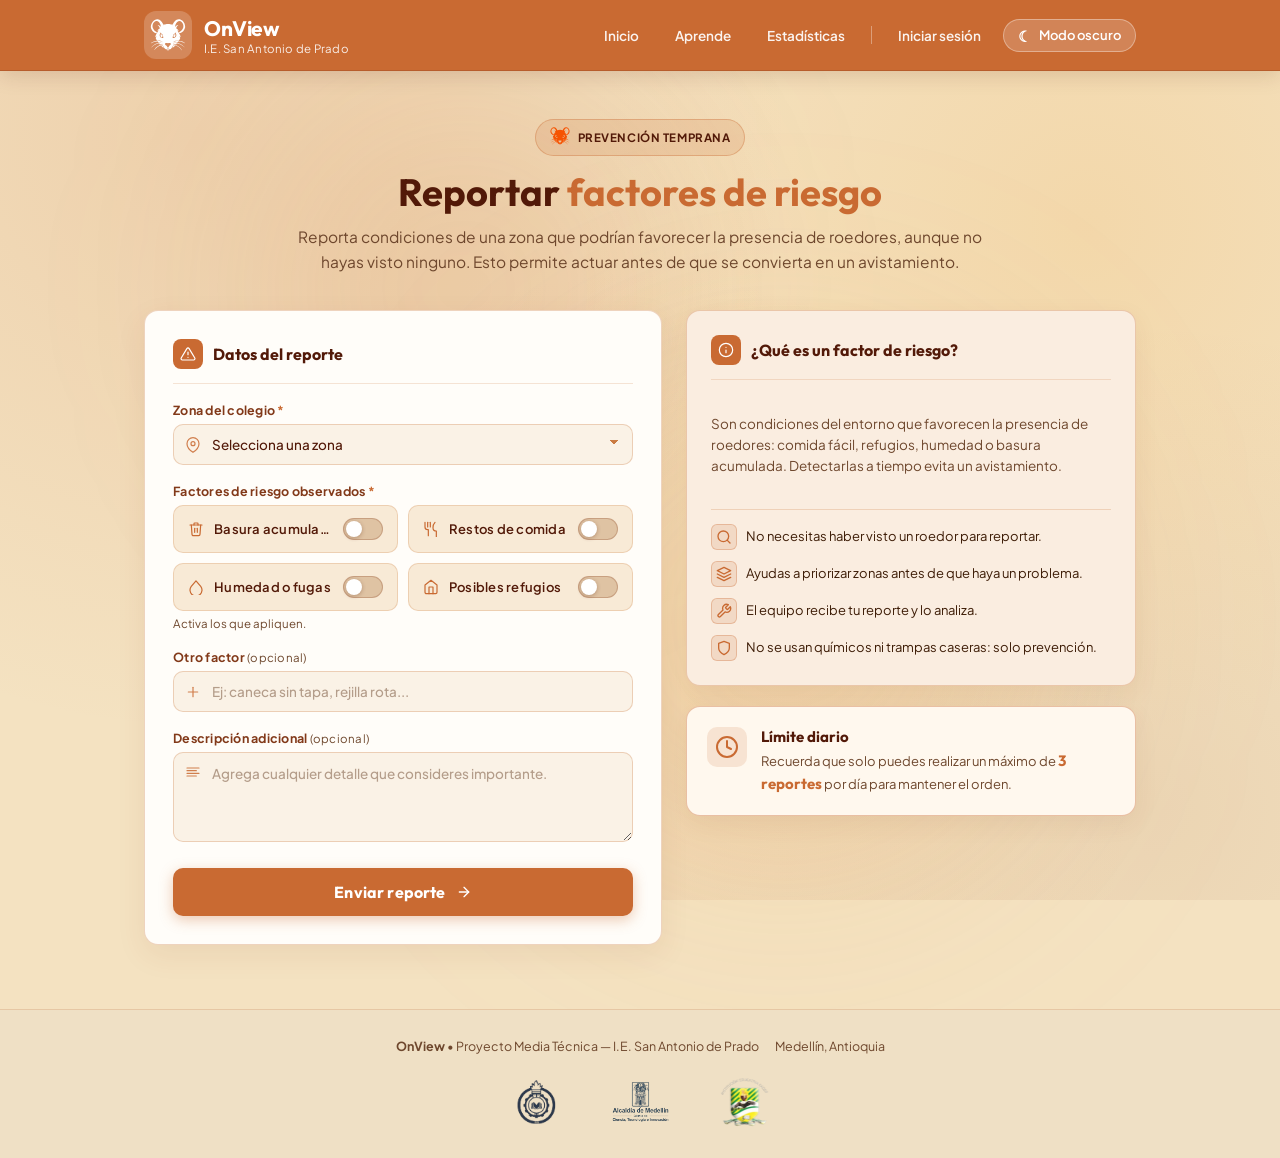
<file: reportes.html>
<!DOCTYPE html>
<html lang="es">

<head>
    <meta charset="UTF-8">
    <meta name="viewport" content="width=device-width, initial-scale=1.0">
    <title>OnView - Reportar factores de riesgo</title>
    <link rel="preconnect" href="https://fonts.googleapis.com">
    <link rel="preconnect" href="https://fonts.gstatic.com" crossorigin>
    <link href="https://fonts.googleapis.com/css2?family=Plus+Jakarta+Sans:wght@400;500;600;700&family=Outfit:wght@500;600;700&display=swap" rel="stylesheet">
    <link rel="stylesheet" href="css/reportes.css">
    <link rel="shortcut icon" href="public/image_Logo.svg" type="image/svg+xml">
</head>

<body>

    <div class="glow one"></div>
    <div class="glow two"></div>

 <header>
        <div class="header-inner">
            <!-- 1. Logo y Marca -->
            <a href="index.html" class="brand">
                <div class="logo-badge">
                    <img src="public/image_Logo.svg" alt="Logo de OnView">
                </div>
                <div class="brand-text">
                    <span class="brand-title">OnView</span>
                    <span class="brand-sub">I.E. San Antonio de Prado </span>
                </div>
            </a>

            <!-- 2. Menú de navegación y Botón de Tema -->
            <nav>
                <!-- Enlaces (Asegúrate de poner class="active" en el que corresponda) -->
                <a href="index.html">Inicio</a>
                <a href="aprende.html">Aprende</a>
                <a href="estadisticas.html">Estadísticas</a>
                <span class="nav-sep"></span>
                <a href="login.html">Iniciar sesión</a>
                
                <!-- Botón de Modo Oscuro al final -->
                <button class="theme-toggle" id="theme-toggle" type="button" role="switch" aria-checked="false" aria-label="Cambiar tema">
                    <span class="theme-icon" aria-hidden="true">☾</span>
                    <span class="theme-label">Modo oscuro</span>
                </button>
            </nav>

            <!-- 3. Botón hamburguesa (Móvil) -->
            <button class="menu-toggle" id="menu-toggle" aria-label="Abrir menú" aria-expanded="false">
                <span class="menu-icon">
                    <svg viewBox="0 0 24 24" width="22" height="22" fill="none" stroke="currentColor" stroke-width="2" stroke-linecap="round" stroke-linejoin="round">
                        <line x1="3" y1="6" x2="21" y2="6" />
                        <line x1="3" y1="12" x2="21" y2="12" />
                        <line x1="3" y1="18" x2="21" y2="18" />
                    </svg>
                </span>
                <span class="close-icon" style="display:none;">
                    <svg viewBox="0 0 24 24" width="22" height="22" fill="none" stroke="currentColor" stroke-width="2" stroke-linecap="round" stroke-linejoin="round">
                        <line x1="18" y1="6" x2="6" y2="18" />
                        <line x1="6" y1="6" x2="18" y2="18" />
                    </svg>
                </span>
            </button>
        </div>
    </header>


    <main class="page-main">

        <section class="hero">
            <span class="pill">
                <span><img src="public/a_clean_vector_style_graphic_logo_illustration_on.png" alt="" width="20" height="20"></span>
                Prevención temprana
            </span>
            <h1>Reportar <span>factores de riesgo</span></h1>
            <p>Reporta condiciones de una zona que podrían favorecer la presencia de roedores, aunque no hayas visto ninguno. Esto permite actuar antes de que se convierta en un avistamiento.</p>
        </section>

        <div class="layout">

            <!-- Formulario -->
            <section class="card-clean form-card">
                <div class="card-header">
                    <span class="card-icon" aria-hidden="true">
                        <svg viewBox="0 0 24 24" width="16" height="16" fill="none" stroke="currentColor" stroke-width="1.8" stroke-linecap="round" stroke-linejoin="round">
                            <path d="M10.29 3.86 1.82 18a2 2 0 0 0 1.71 3h16.94a2 2 0 0 0 1.71-3L13.71 3.86a2 2 0 0 0-3.42 0z" />
                            <line x1="12" y1="9" x2="12" y2="13" />
                            <line x1="12" y1="17" x2="12.01" y2="17" />
                        </svg>
                    </span>
                    <h2>Datos del reporte</h2>
                </div>

                <form id="form-reporte" class="auth-form">

                    <div class="form-group">
                        <label for="zona">Zona del colegio <span class="required">*</span></label>
                        <div class="input-wrap">
                            <span class="input-icon" aria-hidden="true">
                                <svg viewBox="0 0 24 24" width="16" height="16" fill="none" stroke="currentColor" stroke-width="1.8" stroke-linecap="round" stroke-linejoin="round">
                                    <path d="M21 10c0 7-9 13-9 13s-9-6-9-13a9 9 0 0 1 18 0z" />
                                    <circle cx="12" cy="10" r="3" />
                                </svg>
                            </span>
                            <select id="zona" name="zona" required>
                                <option value="" disabled selected>Selecciona una zona</option>
                                <option value="comedor">Comedor / Cafetería (PAE)</option>
                                <option value="patio">Patios y zonas verdes</option>
                                <option value="aulas">Bloque de aulas</option>
                                <option value="bodega">Bodega / Almacén</option>
                                <option value="banos">Servicios sanitarios</option>
                                <option value="otra">Otra área del plantel</option>
                            </select>
                        </div>
                    </div>

                    <div class="form-group">
                        <label>Factores de riesgo observados <span class="required">*</span></label>
                        <div class="factors-grid">
                            <label class="factor-item">
                                <span class="factor-icon" aria-hidden="true">
                                    <svg viewBox="0 0 24 24" width="16" height="16" fill="none" stroke="currentColor" stroke-width="1.8" stroke-linecap="round" stroke-linejoin="round">
                                        <polyline points="3 6 5 6 21 6" />
                                        <path d="M19 6l-1 14a2 2 0 0 1-2 2H8a2 2 0 0 1-2-2L5 6" />
                                        <path d="M10 11v6" />
                                        <path d="M14 11v6" />
                                        <path d="M9 6V4a1 1 0 0 1 1-1h4a1 1 0 0 1 1 1v2" />
                                    </svg>
                                </span>
                                <span class="factor-text">Basura acumulada</span>
                                <span class="switch">
                                    <input type="checkbox" name="factor" value="basura">
                                    <span class="switch-slider"></span>
                                </span>
                            </label>

                            <label class="factor-item">
                                <span class="factor-icon" aria-hidden="true">
                                    <svg viewBox="0 0 24 24" width="16" height="16" fill="none" stroke="currentColor" stroke-width="1.8" stroke-linecap="round" stroke-linejoin="round">
                                        <path d="M3 2v7a4 4 0 0 0 4 4h1v9" />
                                        <path d="M7 2v7" />
                                        <path d="M11 2v7" />
                                        <path d="M18 2c-2 2-3 5-3 8a5 5 0 0 0 5 5v9" />
                                    </svg>
                                </span>
                                <span class="factor-text">Restos de comida</span>
                                <span class="switch">
                                    <input type="checkbox" name="factor" value="comida">
                                    <span class="switch-slider"></span>
                                </span>
                            </label>

                            <label class="factor-item">
                                <span class="factor-icon" aria-hidden="true">
                                    <svg viewBox="0 0 24 24" width="16" height="16" fill="none" stroke="currentColor" stroke-width="1.8" stroke-linecap="round" stroke-linejoin="round">
                                        <path d="M12 2.7 4.9 11a9 9 0 1 0 14.2 0z" />
                                    </svg>
                                </span>
                                <span class="factor-text">Humedad o fugas</span>
                                <span class="switch">
                                    <input type="checkbox" name="factor" value="humedad">
                                    <span class="switch-slider"></span>
                                </span>
                            </label>

                            <label class="factor-item">
                                <span class="factor-icon" aria-hidden="true">
                                    <svg viewBox="0 0 24 24" width="16" height="16" fill="none" stroke="currentColor" stroke-width="1.8" stroke-linecap="round" stroke-linejoin="round">
                                        <path d="M3 9l9-7 9 7v11a2 2 0 0 1-2 2H5a2 2 0 0 1-2-2z" />
                                        <polyline points="9 22 9 12 15 12 15 22" />
                                    </svg>
                                </span>
                                <span class="factor-text">Posibles refugios</span>
                                <span class="switch">
                                    <input type="checkbox" name="factor" value="refugio">
                                    <span class="switch-slider"></span>
                                </span>
                            </label>
                        </div>
                        <span class="field-hint">Activa los que apliquen.</span>
                    </div>

                    <div class="form-group">
                        <label for="otro-factor">Otro factor <span class="opcional">(opcional)</span></label>
                        <div class="input-wrap">
                            <span class="input-icon" aria-hidden="true">
                                <svg viewBox="0 0 24 24" width="16" height="16" fill="none" stroke="currentColor" stroke-width="1.8" stroke-linecap="round" stroke-linejoin="round">
                                    <line x1="12" y1="5" x2="12" y2="19" />
                                    <line x1="5" y1="12" x2="19" y2="12" />
                                </svg>
                            </span>
                            <input type="text" id="otro-factor" name="otro-factor" placeholder="Ej: caneca sin tapa, rejilla rota...">
                        </div>
                    </div>

                    <div class="form-group">
                        <label for="descripcion">Descripción adicional <span class="opcional">(opcional)</span></label>
                        <div class="input-wrap textarea-wrap">
                            <span class="input-icon icon-top" aria-hidden="true">
                                <svg viewBox="0 0 24 24" width="16" height="16" fill="none" stroke="currentColor" stroke-width="1.8" stroke-linecap="round" stroke-linejoin="round">
                                    <line x1="17" y1="10" x2="3" y2="10" />
                                    <line x1="21" y1="6" x2="3" y2="6" />
                                    <line x1="21" y1="14" x2="3" y2="14" />
                                    <line x1="17" y1="18" x2="3" y2="18" />
                                </svg>
                            </span>
                            <textarea id="descripcion" name="descripcion" rows="3" placeholder="Agrega cualquier detalle que consideres importante."></textarea>
                        </div>
                    </div>

                    <button type="submit" class="btn-submit">
                        <span>Enviar reporte</span>
                        <span class="btn-arrow" aria-hidden="true">
                            <svg viewBox="0 0 24 24" width="16" height="16" fill="none" stroke="currentColor" stroke-width="2" stroke-linecap="round" stroke-linejoin="round">
                                <line x1="5" y1="12" x2="19" y2="12" />
                                <polyline points="12 5 19 12 12 19" />
                            </svg>
                        </span>
                    </button>

                    <div id="mensaje-exito" class="alert-success hidden">
                        <span class="alert-icon" aria-hidden="true">
                            <svg viewBox="0 0 24 24" width="18" height="18" fill="none" stroke="currentColor" stroke-width="2.2" stroke-linecap="round" stroke-linejoin="round">
                                <polyline points="20 6 9 17 4 12" />
                            </svg>
                        </span>
                        <div>
                            <strong>¡Gracias por tu reporte!</strong>
                            Tu reporte quedó registrado. Por ahora es solo visual; se conectará a la base de datos más adelante.
                        </div>
                    </div>

                </form>
            </section>

            <!-- Sidebar -->
            <aside class="sidebar-container">
                <div class="card-clean sidebar-info">
                    <div class="card-header">
                        <span class="card-icon" aria-hidden="true">
                            <svg viewBox="0 0 24 24" width="16" height="16" fill="none" stroke="currentColor" stroke-width="1.8" stroke-linecap="round" stroke-linejoin="round">
                                <circle cx="12" cy="12" r="10" />
                                <line x1="12" y1="16" x2="12" y2="12" />
                                <line x1="12" y1="8" x2="12.01" y2="8" />
                            </svg>
                        </span>
                        <h2>¿Qué es un factor de riesgo?</h2>
                    </div>

                    <p>Son condiciones del entorno que favorecen la presencia de roedores: comida fácil, refugios, humedad o basura acumulada. Detectarlas a tiempo evita un avistamiento.</p>

                    <ul class="sidebar-list">
                        <li>
                            <span class="item-icon" aria-hidden="true">
                                <svg viewBox="0 0 24 24" width="16" height="16" fill="none" stroke="currentColor" stroke-width="2" stroke-linecap="round" stroke-linejoin="round">
                                    <circle cx="11" cy="11" r="8" />
                                    <line x1="21" y1="21" x2="16.65" y2="16.65" />
                                </svg>
                            </span>
                            <span class="item-text">No necesitas haber visto un roedor para reportar.</span>
                        </li>
                        <li>
                            <span class="item-icon" aria-hidden="true">
                                <svg viewBox="0 0 24 24" width="16" height="16" fill="none" stroke="currentColor" stroke-width="2" stroke-linecap="round" stroke-linejoin="round">
                                    <path d="M12 2L2 7l10 5 10-5-10-5z" />
                                    <path d="M2 17l10 5 10-5" />
                                    <path d="M2 12l10 5 10-5" />
                                </svg>
                            </span>
                            <span class="item-text">Ayudas a priorizar zonas antes de que haya un problema.</span>
                        </li>
                        <li>
                            <span class="item-icon" aria-hidden="true">
                                <svg viewBox="0 0 24 24" width="16" height="16" fill="none" stroke="currentColor" stroke-width="2" stroke-linecap="round" stroke-linejoin="round">
                                    <path d="M14.7 6.3a1 1 0 0 0 0 1.4l1.6 1.6a1 1 0 0 0 1.4 0l3.77-3.77a6 6 0 0 1-7.94 7.94l-6.91 6.91a2.12 2.12 0 0 1-3-3l6.91-6.91a6 6 0 0 1 7.94-7.94l-3.76 3.76z" />
                                </svg>
                            </span>
                            <span class="item-text">El equipo recibe tu reporte y lo analiza.</span>
                        </li>
                        <li>
                            <span class="item-icon" aria-hidden="true">
                                <svg viewBox="0 0 24 24" width="16" height="16" fill="none" stroke="currentColor" stroke-width="2" stroke-linecap="round" stroke-linejoin="round">
                                    <path d="M12 22s8-4 8-10V5l-8-3-8 3v7c0 6 8 10 8 10z" />
                                </svg>
                            </span>
                            <span class="item-text">No se usan químicos ni trampas caseras: solo prevención.</span>
                        </li>
                    </ul>
                </div>

                <div class="card-clean limit-card">
                    <div class="limit-icon" aria-hidden="true">
                        <svg viewBox="0 0 24 24" width="24" height="24" fill="none" stroke="currentColor" stroke-width="2" stroke-linecap="round" stroke-linejoin="round">
                            <circle cx="12" cy="12" r="10" />
                            <polyline points="12 6 12 12 16 14" />
                        </svg>
                    </div>
                    <div class="limit-text">
                        <strong>Límite diario</strong>
                        <p>Recuerda que solo puedes realizar un máximo de <strong>3 reportes</strong> por día para mantener el orden.</p>
                    </div>
                </div>
            </aside>

        </div><!-- /.layout -->

    </main>

    <footer>
        <div class="footer-inner">
            <div class="footer-copy">
                <span><strong>OnView</strong> • Proyecto Media Técnica — I.E. San Antonio de Prado</span>
                <span>Medellín, Antioquia</span>
            </div>
            <div class="footer-logos" aria-label="Instituciones aliadas">
                <img src="public/pascual.png" alt="Institución Pascual" class="footer-logo">
                <img src="public/alcaldia.png" alt="Alcaldía de Medellín" class="footer-logo">
                <img src="public/sadep.png" alt="SADEP" class="footer-logo">
            </div>
        </div>
    </footer>

    <script src="js/funciones.js"></script>

</body>
</html>
</file>
<file: css/index.css>
/* ==========================================================================
   1. VARIABLES DE ESTILO
   ========================================================================== */
:root {
  --bg-principal: #f4e2c1;
  --color-barra-sup: #c96a32;
  --color-naranja: #f0b35a;
  --color-naranja-hover: #d9822b;
  --color-cafe-claro: #ca7b42;
  --color-cafe-medio: #823919;
  --color-cafe-oscuro: #521908;

  --color-texto: #3d1c06;
  --color-texto-suave: #6e472d;
  --color-texto-blanco: #ffffff;

  --color-tarjeta: #faf0df;
  --color-tarjeta-cafe: rgba(202, 123, 66, 0.12);
  --color-borde: rgba(130, 57, 25, 0.18);
  --color-borde-fuerte: rgba(201, 106, 50, 0.4);

  --radio-estandar: 14px;
  --transicion: all 0.2s ease;
}

/* ========== MODO OSCURO ========== */
:root[data-theme="dark"] {
  --bg-principal: #120802;
  --color-barra-sup: #c96a32;
  --color-naranja: #6b2c18;
  --color-naranja-hover: #c2410c;
  --color-cafe-claro: #6b2c18;
  --color-cafe-medio: #fdba74;
  --color-cafe-oscuro: #f1f5f9;
  --color-dorado: #fbbf24;

  --color-texto: #f1f5f9;
  --color-texto-suave: rgba(254, 215, 170, 0.7);
  --color-texto-blanco: #ffffff;

  --color-tarjeta: rgba(26, 12, 3, 0.72);
  --color-tarjeta-cafe: rgba(234, 88, 12, 0.12);
  --color-borde: rgba(255, 180, 120, 0.14);
  --color-borde-fuerte: rgba(249, 115, 22, 0.45);
}

/* ==========================================================================
   2. REINICIO Y FONDO
   ========================================================================== */
* {
  box-sizing: border-box;
}

html {
  scroll-behavior: smooth;
}

body {
  margin: 0;
  min-height: 100vh;
  color: var(--color-texto);
  font-family: "Plus Jakarta Sans", sans-serif;
  background: var(--bg-principal);
  background-image:
    radial-gradient(
      circle at 15% 15%,
      rgba(201, 106, 50, 0.14),
      transparent 45%
    ),
    radial-gradient(
      circle at 85% 25%,
      rgba(240, 179, 90, 0.22),
      transparent 40%
    ),
    radial-gradient(
      circle at 50% 85%,
      rgba(202, 123, 66, 0.12),
      transparent 50%
    ),
    radial-gradient(circle at 90% 90%, rgba(130, 57, 25, 0.08), transparent 35%);
  background-attachment: fixed;
  display: flex;
  flex-direction: column;
  transition:
    background 0.3s ease,
    color 0.3s ease;
}

:root[data-theme="dark"] body {
  background-image:
    radial-gradient(
      circle at 15% 15%,
      rgba(249, 115, 22, 0.18),
      transparent 45%
    ),
    radial-gradient(
      circle at 85% 25%,
      rgba(234, 88, 12, 0.12),
      transparent 40%
    ),
    radial-gradient(
      circle at 50% 85%,
      rgba(194, 65, 12, 0.15),
      transparent 50%
    ),
    radial-gradient(circle at 90% 90%, rgba(245, 158, 11, 0.1), transparent 35%);
}

.glow {
  position: fixed;
  border-radius: 50%;
  pointer-events: none;
  z-index: 0;
}

.glow.one {
  top: 5rem;
  left: 20%;
  width: 26rem;
  height: 26rem;
  background: rgba(201, 106, 50, 0.15);
  filter: blur(110px);
}

.glow.two {
  bottom: 2.5rem;
  right: 20%;
  width: 30rem;
  height: 30rem;
  background: rgba(240, 179, 90, 0.18);
  filter: blur(130px);
}

:root[data-theme="dark"] .glow.one {
  background: rgba(217, 122, 58, 0.12);
}

:root[data-theme="dark"] .glow.two {
  background: rgba(232, 168, 74, 0.1);
}

/* ==========================================================================
   3. CABECERA
   ========================================================================== */
header {
  position: sticky;
  top: 0;
  z-index: 40;
  width: 100%;
  background: var(--color-barra-sup);
  box-shadow: 0 4px 20px rgba(82, 25, 8, 0.15);
  border-bottom: 1px solid rgba(82, 25, 8, 0.15);
}

.header-inner {
  max-width: 1040px;
  margin: 0 auto;
  height: 70px;
  padding: 0 24px;
  display: flex;
  align-items: center;
  justify-content: space-between;
  gap: 12px;
}

.brand {
  display: flex;
  align-items: center;
  gap: 12px;
  text-decoration: none;
  color: #ffffff;
  min-width: 0;
}

.logo-badge {
  width: 48px;
  height: 48px;
  display: grid;
  place-items: center;
  overflow: hidden;
  flex-shrink: 0;
  background: rgba(255, 255, 255, 0.2);
  border-radius: 12px;
  padding: 6px;
}

.logo-badge img {
  width: 100%;
  height: 100%;
  object-fit: contain;
  display: block;
  filter: brightness(0) invert(1);
}

.brand-text {
  display: flex;
  flex-direction: column;
  min-width: 0;
}

.brand-title {
  font-family: "Outfit", sans-serif;
  font-weight: 700;
  font-size: 21px;
  letter-spacing: -0.02em;
  color: #ffffff;
  white-space: nowrap;
}

.brand-sub {
  font-size: 11.5px;
  color: rgba(255, 255, 255, 0.88);
  letter-spacing: 0.02em;
  white-space: nowrap;
  overflow: hidden;
  text-overflow: ellipsis;
}

nav {
  display: flex;
  margin-left: auto;
  align-items: center;
  gap: 8px;
  flex-shrink: 0;
}

nav a {
  color: rgba(255, 255, 255, 0.92);
  text-decoration: none;
  padding: 8px 14px;
  font-size: 13.5px;
  font-weight: 600;
  border-radius: 8px;
  transition: var(--transicion);
  white-space: nowrap;
}

nav a:hover {
  color: #ffffff;
  background: rgba(255, 255, 255, 0.18);
}

nav a.active {
  color: var(--color-cafe-oscuro);
  background: #ffffff;
}

:root[data-theme="dark"] nav a.active {
  color: #1a120b;
  background: #f5e6d3;
}

.nav-sep {
  width: 1px;
  height: 18px;
  background: rgba(255, 255, 255, 0.35);
  margin: 0 4px;
  flex-shrink: 0;
}

.btn-nav-action {
  background: #ffffff;
  border: 1px solid rgba(255, 255, 255, 0.8);
  color: var(--color-barra-sup) !important;
  font-weight: 700;
  padding: 8px 18px;
  border-radius: 8px;
  box-shadow: 0 2px 8px rgba(82, 25, 8, 0.12);
}

.btn-nav-action:hover {
  background: #fff5ea;
  color: var(--color-cafe-oscuro) !important;
  transform: translateY(-1px);
}

:root[data-theme="dark"] .btn-nav-action {
  background: #f5e6d3;
  color: #1a120b !important;
}

/* Botón de tema */
.theme-toggle {
  display: inline-flex;
  align-items: center;
  gap: 8px;
  background: rgba(255, 255, 255, 0.18);
  border: 1px solid rgba(255, 255, 255, 0.35);
  color: #ffffff;
  padding: 8px 14px;
  border-radius: 999px;
  cursor: pointer;
  font-family: inherit;
  font-size: 13px;
  font-weight: 600;
  transition: var(--transicion);
  white-space: nowrap;
  flex-shrink: 0;
}

.theme-toggle:hover {
  background: rgba(255, 255, 255, 0.28);
}

.theme-toggle .theme-icon {
  font-size: 15px;
  line-height: 1;
}

.theme-toggle .theme-label {
  line-height: 1;
}

/* Menú hamburguesa */
.menu-toggle {
  display: none;
  background: rgba(255, 255, 255, 0.18);
  border: 1px solid rgba(255, 255, 255, 0.35);
  color: #ffffff;
  padding: 8px 10px;
  border-radius: 8px;
  cursor: pointer;
  align-items: center;
  justify-content: center;
  transition: var(--transicion);
  flex-shrink: 0;
}

.menu-toggle:hover {
  background: rgba(255, 255, 255, 0.3);
}

.menu-toggle .menu-icon,
.menu-toggle .close-icon {
  display: inline-flex;
  align-items: center;
  justify-content: center;
}

/* ==========================================================================
   4. CONTENIDO PRINCIPAL
   ========================================================================== */
main {
  position: relative;
  z-index: 10;
  max-width: 1040px;
  margin: 0 auto;
  padding: 48px 24px 64px;
  width: 100%;
}

.hero {
  text-align: center;
  max-width: 660px;
  margin: 0 auto 36px;
}

.pill {
  display: inline-flex;
  align-items: center;
  gap: 8px;
  padding: 6px 14px;
  border-radius: 999px;
  background: rgba(201, 106, 50, 0.15);
  border: 1px solid rgba(201, 106, 50, 0.35);
  color: var(--color-cafe-oscuro);
  font-size: 11.5px;
  font-weight: 700;
  letter-spacing: 0.05em;
  text-transform: uppercase;
}

:root[data-theme="dark"] .pill {
  background: rgba(217, 122, 58, 0.2);
  border-color: rgba(217, 122, 58, 0.4);
}

.pill-dot {
  width: 7px;
  height: 7px;
  border-radius: 50%;
  background: var(--color-barra-sup);
  flex-shrink: 0;
}

h1,
h2,
h3 {
  font-family: "Outfit", sans-serif;
  margin: 0;
}

.hero h1 {
  font-size: clamp(26px, 5vw, 38px);
  font-weight: 700;
  line-height: 1.18;
  margin: 14px 0 10px;
  color: var(--color-cafe-oscuro);
}

.hero h1 span {
  color: var(--color-barra-sup);
}

.hero p {
  color: var(--color-texto-suave);
  font-size: clamp(14px, 2.5vw, 15.5px);
  line-height: 1.6;
  margin: 0;
}

/* ==========================================================================
   5. LAYOUT Y TARJETAS
   ========================================================================== */
.layout {
  display: grid;
  grid-template-columns: 290px 1fr;
  gap: 28px;
  align-items: start;
}

.sidebar-container {
  display: flex;
  flex-direction: column;
  gap: 20px;
}

.card-clean {
  background: #fff8ee;
  border: 1.5px solid rgba(202, 123, 66, 0.28);
  border-radius: var(--radio-estandar);
  padding: 24px;
  box-shadow: 0 8px 24px rgba(130, 57, 25, 0.07);
}

:root[data-theme="dark"] .card-clean {
  background: var(--color-tarjeta);
  border-color: var(--color-borde);
  box-shadow: 0 8px 24px rgba(0, 0, 0, 0.25);
}

.sidebar-info {
  display: flex;
  flex-direction: column;
  gap: 16px;
  background: #faede0;
  border-color: rgba(202, 123, 66, 0.35);
}

:root[data-theme="dark"] .sidebar-info {
  background: #241a12;
  border-color: var(--color-borde);
}

.sidebar-title {
  display: flex;
  align-items: center;
  gap: 10px;
}

.sidebar-icon {
  width: 32px;
  height: 32px;
  border-radius: 8px;
  background: var(--color-barra-sup);
  color: #ffffff;
  display: grid;
  place-items: center;
  flex-shrink: 0;
}

.sidebar-title h2 {
  font-size: 16.5px;
  color: var(--color-cafe-oscuro);
  font-weight: 700;
}

.sidebar-info p {
  font-size: 13.5px;
  line-height: 1.55;
  color: var(--color-texto-suave);
  margin: 0;
}

.sidebar-list {
  list-style: none;
  padding: 14px 0 0;
  margin: 0;
  border-top: 1px solid rgba(202, 123, 66, 0.25);
  display: flex;
  flex-direction: column;
  gap: 11px;
}

:root[data-theme="dark"] .sidebar-list {
  border-top-color: var(--color-borde);
}

.sidebar-list li {
  font-size: 13px;
  color: var(--color-texto);
  display: flex;
  align-items: flex-start;
  gap: 9px;
  line-height: 1.45;
}

.sidebar-list .bullet {
  color: var(--color-barra-sup);
  flex-shrink: 0;
  margin-top: 2px;
  display: inline-flex;
  align-items: center;
  justify-content: center;
}

/* Tarjeta de límite diario */
.limit-card {
  display: flex;
  align-items: flex-start;
  gap: 14px;
  background: #fff8ee;
  padding: 20px;
  border: 1.5px solid rgba(201, 106, 50, 0.4);
}

:root[data-theme="dark"] .limit-card {
  background: var(--color-tarjeta);
  border-color: var(--color-borde-fuerte);
}

.limit-icon {
  color: var(--color-barra-sup);
  background: rgba(201, 106, 50, 0.15);
  width: 40px;
  height: 40px;
  border-radius: 10px;
  display: flex;
  align-items: center;
  justify-content: center;
  flex-shrink: 0;
}

:root[data-theme="dark"] .limit-icon {
  background: rgba(217, 122, 58, 0.2);
}

.limit-text {
  display: flex;
  flex-direction: column;
  gap: 4px;
}

.limit-text strong {
  font-family: "Outfit", sans-serif;
  font-size: 15px;
  color: var(--color-cafe-oscuro);
}

:root[data-theme="dark"] .limit-text strong {
  color: var(--color-texto);
}

.limit-text p {
  font-size: 13px;
  line-height: 1.5;
  color: var(--color-texto-suave);
  margin: 0;
}

.limit-text p strong {
  color: var(--color-barra-sup);
  font-weight: 700;
}

/* ==========================================================================
   6. FORMULARIO
   ========================================================================== */
.form-card {
  padding: 28px;
  background: #fffdf9;
  border: 1.5px solid rgba(202, 123, 66, 0.32);
  box-shadow: 0 10px 30px rgba(130, 57, 25, 0.08);
}

:root[data-theme="dark"] .form-card {
  background: var(--color-tarjeta);
  border-color: var(--color-borde);
  box-shadow: 0 10px 30px rgba(0, 0, 0, 0.3);
}

.form-group {
  margin-bottom: 20px;
}

.form-row {
  display: grid;
  grid-template-columns: 1fr 1fr;
  gap: 16px;
  margin-bottom: 20px;
}

label {
  display: block;
  font-size: 12.5px;
  font-weight: 700;
  color: var(--color-cafe-medio);
  margin-bottom: 6px;
  letter-spacing: 0.02em;
}

label .required {
  color: var(--color-barra-sup);
}

input[type="date"],
input[type="time"],
input[type="number"],
input[type="text"],
input[type="email"],
input[type="password"],
select,
textarea {
  width: 100%;
  padding: 11px 14px;
  border-radius: 10px;
  background: #faf2e6;
  border: 1.5px solid rgba(202, 123, 66, 0.3);
  color: var(--color-cafe-oscuro);
  font-family: inherit;
  font-size: 13.5px;
  font-weight: 500;
  outline: none;
  transition: var(--transicion);
}

:root[data-theme="dark"] input[type="date"],
:root[data-theme="dark"] input[type="time"],
:root[data-theme="dark"] input[type="number"],
:root[data-theme="dark"] input[type="text"],
:root[data-theme="dark"] input[type="email"],
:root[data-theme="dark"] input[type="password"],
:root[data-theme="dark"] select,
:root[data-theme="dark"] textarea {
  background: #1f1610;
  border-color: var(--color-borde);
  color: var(--color-texto);
}

input:focus,
select:focus,
textarea:focus {
  border-color: var(--color-barra-sup);
  background: #ffffff;
  box-shadow: 0 0 0 3px rgba(201, 106, 50, 0.2);
}

:root[data-theme="dark"] input:focus,
:root[data-theme="dark"] select:focus,
:root[data-theme="dark"] textarea:focus {
  background: #2a1f15;
  box-shadow: 0 0 0 3px rgba(217, 122, 58, 0.25);
}

select option {
  background: #faf2e6;
  color: var(--color-cafe-oscuro);
}

:root[data-theme="dark"] select option {
  background: #1f1610;
  color: var(--color-texto);
}

textarea {
  resize: vertical;
  min-height: 80px;
}

.field-hint {
  font-size: 11.5px;
  color: var(--color-texto-suave);
  margin-top: 5px;
  display: block;
}

/* ==========================================================================
   7. FACTORES + SWITCH
   ========================================================================== */
.factors-grid {
  display: grid;
  grid-template-columns: 1fr 1fr;
  gap: 10px;
}

.factor-item {
  display: flex;
  align-items: center;
  justify-content: space-between;
  gap: 10px;
  padding: 12px 14px;
  border-radius: 10px;
  background: #f8ead6;
  border: 1.5px solid rgba(202, 123, 66, 0.25);
  cursor: pointer;
  transition: var(--transicion);
  user-select: none;
  margin-bottom: 0;
  min-width: 0;
}

:root[data-theme="dark"] .factor-item {
  background: #241a12;
  border-color: var(--color-borde);
}

.factor-item:hover {
  background: #f3dcbf;
  border-color: var(--color-cafe-claro);
  transform: translateY(-1px);
}

:root[data-theme="dark"] .factor-item:hover {
  background: #2e2218;
  border-color: var(--color-barra-sup);
}

.factor-item:has(input:checked) {
  background: #fcebd6;
  border-color: var(--color-barra-sup);
  box-shadow: 0 2px 10px rgba(201, 106, 50, 0.15);
}

:root[data-theme="dark"] .factor-item:has(input:checked) {
  background: #3a2a1c;
  border-color: var(--color-barra-sup);
  box-shadow: 0 2px 10px rgba(217, 122, 58, 0.2);
}

.factor-icon {
  display: inline-flex;
  align-items: center;
  justify-content: center;
  color: var(--color-barra-sup);
  flex-shrink: 0;
}

.factor-text {
  font-size: 13px;
  color: var(--color-cafe-oscuro);
  font-weight: 600;
  white-space: nowrap;
  overflow: hidden;
  text-overflow: ellipsis;
}

.switch {
  position: relative;
  display: inline-block;
  width: 40px;
  height: 22px;
  flex-shrink: 0;
}

.switch input {
  opacity: 0;
  width: 0;
  height: 0;
  position: absolute;
}

.switch-slider {
  position: absolute;
  inset: 0;
  cursor: pointer;
  background: #dfc3a3;
  border: 1px solid rgba(130, 57, 25, 0.25);
  border-radius: 999px;
  transition: var(--transicion);
}

:root[data-theme="dark"] .switch-slider {
  background: #4a3a2a;
  border-color: rgba(232, 168, 74, 0.3);
}

.switch-slider::before {
  content: "";
  position: absolute;
  height: 16px;
  width: 16px;
  left: 2px;
  top: 50%;
  transform: translateY(-50%);
  background: #ffffff;
  border-radius: 50%;
  transition: var(--transicion);
  box-shadow: 0 1px 4px rgba(82, 25, 8, 0.3);
}

.switch input:checked + .switch-slider {
  background: var(--color-barra-sup);
  border-color: var(--color-barra-sup);
}

.switch input:checked + .switch-slider::before {
  left: calc(100% - 18px);
  background: #ffffff;
}

.switch input:focus-visible + .switch-slider {
  outline: 2px solid var(--color-barra-sup);
  outline-offset: 2px;
}

/* ==========================================================================
   8. ZONA DE FOTO + PREVIEW
   ========================================================================== */
.photo-box {
  position: relative;
  border: 1.5px dashed var(--color-cafe-claro);
  border-radius: 10px;
  padding: 18px;
  text-align: center;
  background: #faf2e6;
  transition: var(--transicion);
  cursor: pointer;
}

:root[data-theme="dark"] .photo-box {
  background: #1f1610;
  border-color: var(--color-borde);
}

.photo-box:hover {
  border-color: var(--color-barra-sup);
  background: #f5e5d0;
}

:root[data-theme="dark"] .photo-box:hover {
  background: #2a1f15;
  border-color: var(--color-barra-sup);
}

.photo-box.drag-over {
  border-color: var(--color-barra-sup);
  background: rgba(201, 106, 50, 0.12);
}

.photo-box input[type="file"] {
  position: absolute;
  inset: 0;
  opacity: 0;
  cursor: pointer;
  width: 100%;
  height: 100%;
}

.photo-box p {
  margin: 0;
  font-size: 13.5px;
  color: var(--color-cafe-medio);
  font-weight: 600;
  display: flex;
  align-items: center;
  justify-content: center;
  gap: 8px;
}

.photo-icon {
  display: inline-flex;
  align-items: center;
  justify-content: center;
  color: var(--color-barra-sup);
}

.photo-box small {
  display: block;
  margin-top: 6px;
  font-size: 11.5px;
  color: var(--color-texto-suave);
}

#photo-preview {
  display: none;
  max-width: 100%;
  max-height: 200px;
  margin: 12px auto 0;
  border-radius: 10px;
  object-fit: contain;
}

.photo-box.has-preview #photo-preview {
  display: block;
}

.photo-box.has-preview > p,
.photo-box.has-preview > small:not(#photo-file-name) {
  display: none;
}

.photo-preview-tools {
  margin-top: 10px;
  display: flex;
  align-items: center;
  justify-content: center;
  gap: 12px;
  flex-wrap: wrap;
}

.btn-secondary {
  background: transparent;
  border: 1.5px solid var(--color-borde-fuerte);
  color: var(--color-cafe-medio);
  padding: 6px 12px;
  border-radius: 8px;
  font-size: 12.5px;
  font-weight: 600;
  cursor: pointer;
  transition: var(--transicion);
  font-family: inherit;
}

.btn-secondary:hover {
  background: rgba(201, 106, 50, 0.1);
  border-color: var(--color-barra-sup);
}

/* ==========================================================================
   9. BOTÓN PRINCIPAL
   ========================================================================== */
.btn-submit {
  width: 100%;
  padding: 14px 20px;
  border-radius: 10px;
  border: none;
  background: var(--color-barra-sup);
  color: #ffffff;
  font-family: "Outfit", sans-serif;
  font-weight: 700;
  font-size: 16px;
  letter-spacing: 0.01em;
  cursor: pointer;
  display: flex;
  align-items: center;
  justify-content: center;
  gap: 10px;
  transition: var(--transicion);
  box-shadow: 0 4px 14px rgba(201, 106, 50, 0.35);
}

.btn-submit:hover {
  background: #d97538;
  box-shadow: 0 6px 18px rgba(201, 106, 50, 0.45);
  transform: translateY(-1px);
}

.btn-submit:active {
  transform: translateY(0);
}

.btn-arrow {
  display: inline-flex;
  align-items: center;
  transition: transform 0.2s ease;
}

.btn-submit:hover .btn-arrow {
  transform: translateX(4px);
}

/* ==========================================================================
   10. ALERTA DE ÉXITO
   ========================================================================== */
.alert-success {
  margin-top: 18px;
  padding: 14px 18px;
  border-radius: 10px;
  background: #e8f5e9;
  border: 1.5px solid #66bb6a;
  color: #1b5e20;
  font-size: 13.5px;
  line-height: 1.45;
  display: flex;
  align-items: flex-start;
  gap: 12px;
}

:root[data-theme="dark"] .alert-success {
  background: #1a2e1c;
  border-color: #4caf50;
  color: #a5d6a7;
}

.alert-icon {
  color: #2e7d32;
  flex-shrink: 0;
  margin-top: 1px;
  display: inline-flex;
}

:root[data-theme="dark"] .alert-icon {
  color: #81c784;
}

.alert-success strong {
  display: block;
  color: #1b5e20;
  margin-bottom: 2px;
  font-size: 14px;
}

:root[data-theme="dark"] .alert-success strong {
  color: #c8e6c9;
}

.hidden {
  display: none;
}

/* ==========================================================================
   11. PASOS
   ========================================================================== */
.steps-section {
  margin-top: 56px;
  padding-top: 36px;
  border-top: 1.5px solid rgba(202, 123, 66, 0.25);
}

:root[data-theme="dark"] .steps-section {
  border-top-color: var(--color-borde);
}

.steps-heading {
  text-align: center;
  margin-bottom: 28px;
}

.steps-heading span {
  font-size: 12px;
  font-weight: 700;
  color: var(--color-barra-sup);
  text-transform: uppercase;
  letter-spacing: 0.05em;
}

.steps-heading h2 {
  font-size: 25px;
  color: var(--color-cafe-oscuro);
  margin-top: 4px;
  font-weight: 700;
}

.steps-grid {
  display: grid;
  grid-template-columns: repeat(3, 1fr);
  gap: 18px;
}

.step-card {
  padding: 22px;
  background: #faf0df;
  border: 1.5px solid rgba(202, 123, 66, 0.28);
  border-radius: 12px;
  box-shadow: 0 4px 16px rgba(130, 57, 25, 0.05);
  transition: var(--transicion);
}

:root[data-theme="dark"] .step-card {
  background: var(--color-tarjeta);
  border-color: var(--color-borde);
  box-shadow: 0 4px 16px rgba(0, 0, 0, 0.2);
}

.step-card:hover {
  transform: translateY(-2px);
  border-color: var(--color-cafe-claro);
  box-shadow: 0 6px 20px rgba(130, 57, 25, 0.09);
}

:root[data-theme="dark"] .step-card:hover {
  border-color: var(--color-barra-sup);
  box-shadow: 0 6px 20px rgba(0, 0, 0, 0.3);
}

.step-badge {
  width: 30px;
  height: 30px;
  border-radius: 8px;
  background: var(--color-barra-sup);
  border: 1px solid var(--color-cafe-claro);
  color: #ffffff;
  display: grid;
  place-items: center;
  font-weight: 700;
  font-size: 14px;
  margin-bottom: 12px;
}

.step-card h3 {
  font-size: 15.5px;
  color: var(--color-cafe-oscuro);
  margin-bottom: 6px;
  font-weight: 700;
}

.step-card p {
  font-size: 13px;
  color: var(--color-texto-suave);
  line-height: 1.5;
  margin: 0;
}

/* ==========================================================================
   12. PIE DE PÁGINA + LOGOS INSTITUCIONALES
   ========================================================================== */
footer {
  margin-top: auto;
  border-top: 1px solid rgba(202, 123, 66, 0.25);
  padding: 28px 24px;
  color: var(--color-texto-suave);
  font-size: 12.5px;
  background: #efe0c5;
  position: relative;
  z-index: 10;
}

:root[data-theme="dark"] footer {
  background: #15100b;
  border-top-color: var(--color-borde);
}

.footer-inner {
  max-width: 1040px;
  margin: 0 auto;
  display: flex;
  flex-direction: column;
  align-items: center;
  justify-content: center;
  gap: 20px;
}

.footer-copy {
  display: flex;
  flex-wrap: wrap;
  justify-content: center;
  align-items: center;
  gap: 8px 16px;
  text-align: center;
}

.footer-logos {
  display: flex;
  flex-wrap: wrap;
  justify-content: center;
  align-items: center;
  gap: 28px 40px;
}

.footer-logo {
  height: 56px;
  width: auto;
  max-width: 160px;
  object-fit: contain;
  display: block;
  opacity: 0.92;
  transition:
    opacity 0.2s ease,
    transform 0.2s ease;
}

.footer-logo:hover {
  opacity: 1;
  transform: translateY(-2px);
}

/* ==========================================================================
   13. RESPONSIVE
   ========================================================================== */
@media (max-width: 820px) {
  .header-inner {
    padding: 0 16px;
    height: 64px;
  }

  .logo-badge {
    width: 40px;
    height: 40px;
  }

  .brand-title {
    font-size: 18px;
  }

  .brand-sub {
    font-size: 10px;
    max-width: 140px;
  }

  main {
    padding: 32px 16px 48px;
  }

  .layout {
    grid-template-columns: 1fr;
  }

  .form-row,
  .factors-grid,
  .steps-grid {
    grid-template-columns: 1fr;
  }

  .form-card {
    padding: 20px;
  }

  .menu-toggle {
    display: inline-flex;
  }

  .theme-toggle .theme-label {
    display: none;
  }

  .theme-toggle {
    padding: 8px 10px;
  }

  header nav {
    position: absolute;
    top: 64px;
    left: 0;
    right: 0;
    width: 100%;
    flex-direction: column;
    align-items: stretch;
    gap: 6px;
    padding: 14px 16px 18px;
    background: var(--color-barra-sup);
    border-bottom: 1px solid rgba(82, 25, 8, 0.2);
    transform: translateY(-12px);
    opacity: 0;
    pointer-events: none;
    transition:
      opacity 0.2s ease,
      transform 0.2s ease;
    z-index: 39;
    box-shadow: 0 12px 24px rgba(82, 25, 8, 0.2);
    margin-left: 0;
  }

  header nav.open {
    transform: translateY(0);
    opacity: 1;
    pointer-events: auto;
  }

  header nav a {
    display: block;
    width: 100%;
    padding: 12px 14px;
    font-size: 14px;
    border-radius: 8px;
    color: #ffffff;
  }

  header nav .nav-sep {
    display: none;
  }

  header nav .btn-nav-action {
    text-align: center;
    margin-top: 6px;
    background: #ffffff;
    color: var(--color-barra-sup) !important;
  }

  :root[data-theme="dark"] header nav .btn-nav-action {
    background: #f5e6d3;
    color: #1a120b !important;
  }

  .footer-logos {
    gap: 20px 28px;
  }

  .footer-logo {
    height: 48px;
    max-width: 130px;
  }

  .glow.one,
  .glow.two {
    width: 18rem;
    height: 18rem;
  }
}

@media (max-width: 480px) {
  .header-inner {
    padding: 0 12px;
    height: 60px;
  }

  .brand-sub {
    display: none;
  }

  .brand-title {
    font-size: 16px;
  }

  .logo-badge {
    width: 36px;
    height: 36px;
  }

  main {
    padding: 24px 14px 40px;
  }

  .card-clean,
  .form-card {
    padding: 16px;
  }

  .footer-logo {
    height: 40px;
    max-width: 110px;
  }

  .footer-copy {
    font-size: 11.5px;
    flex-direction: column;
    gap: 4px;
  }

  footer {
    padding: 22px 14px;
  }
}
</file>
<file: css/aprende.css>
/* ==========================================================================
   1. VARIABLES DE ESTILO - PALETA RENOVADA
   ========================================================================== */
:root {
    --bg-principal: #F4E2C1;
    --color-barra-sup: #C96A32;
    --color-naranja: #F0B35A;
    --color-naranja-hover: #D9822B;
    --color-cafe-claro: #CA7B42;
    --color-cafe-medio: #823919;
    --color-cafe-oscuro: #521908;

    --color-texto: #3D1C06;
    --color-texto-suave: #6E472D;
    --color-texto-blanco: #FFFFFF;

    --color-tarjeta: #FAF0DF;
    --color-tarjeta-cafe: rgba(202, 123, 66, 0.12);
    --color-borde: rgba(130, 57, 25, 0.18);
    --color-borde-fuerte: rgba(201, 106, 50, 0.4);

    --radio-estandar: 14px;
    --transicion: all 0.2s ease;
}

/* ========== MODO OSCURO ========== */
:root[data-theme="dark"] {
    --bg-principal: #120802;
    --color-barra-sup: #C96A32;
    --color-naranja: #6B2C18;
    --color-naranja-hover: #c2410c;
    --color-cafe-claro: #6B2C18;
    --color-cafe-medio: #fdba74;
    --color-cafe-oscuro: #f1f5f9;
    --color-dorado: #fbbf24;

    --color-texto: #f1f5f9;
    --color-texto-suave: rgba(254, 215, 170, 0.7);
    --color-texto-blanco: #FFFFFF;

    --color-tarjeta: rgba(26, 12, 3, 0.72);
    --color-tarjeta-cafe: rgba(234, 88, 12, 0.12);
    --color-borde: rgba(255, 180, 120, 0.14);
    --color-borde-fuerte: rgba(249, 115, 22, 0.45);
}

/* ==========================================================================
   2. REINICIO Y FONDO
   ========================================================================== */
* {
    box-sizing: border-box;
}

html {
    scroll-behavior: smooth;
}

body {
    margin: 0;
    min-height: 100vh;
    color: var(--color-texto);
    font-family: 'Plus Jakarta Sans', sans-serif;
    background: var(--bg-principal);
    background-image:
        radial-gradient(circle at 15% 15%, rgba(201, 106, 50, 0.14), transparent 45%),
        radial-gradient(circle at 85% 25%, rgba(240, 179, 90, 0.22), transparent 40%),
        radial-gradient(circle at 50% 85%, rgba(202, 123, 66, 0.12), transparent 50%),
        radial-gradient(circle at 90% 90%, rgba(130, 57, 25, 0.08), transparent 35%);
    background-attachment: fixed;
    display: flex;
    flex-direction: column;
    transition: background 0.3s ease, color 0.3s ease;
}

.glow {
    position: fixed;
    border-radius: 50%;
    pointer-events: none;
    z-index: 0;
}

.glow.one {
    top: 5rem;
    left: 20%;
    width: 26rem;
    height: 26rem;
    background: rgba(201, 106, 50, 0.15);
    filter: blur(110px);
}

.glow.two {
    bottom: 2.5rem;
    right: 20%;
    width: 30rem;
    height: 30rem;
    background: rgba(240, 179, 90, 0.18);
    filter: blur(130px);
}

:root[data-theme="dark"] .glow.one {
    background: rgba(217, 122, 58, 0.12);
}

:root[data-theme="dark"] .glow.two {
    background: rgba(232, 168, 74, 0.10);
}

.header-inner,
.footer-inner {
    max-width: 1040px;
    margin: 0 auto;
    width: 100%;
}

/* ==========================================================================
   3. CABECERA
   ========================================================================== */
header {
    position: sticky;
    top: 0;
    z-index: 40;
    width: 100%;
    background: var(--color-barra-sup);
    box-shadow: 0 4px 20px rgba(82, 25, 8, 0.15);
    border-bottom: 1px solid rgba(82, 25, 8, 0.15);
}

.header-inner {
    height: 70px;
    padding: 0 24px;
    display: flex;
    align-items: center;
    justify-content: space-between;
    gap: 12px;
}

.brand {
    display: flex;
    align-items: center;
    gap: 12px;
    text-decoration: none;
    color: #ffffff;
    min-width: 0;
    flex-shrink: 1;
}

.logo-badge {
    width: 48px;
    height: 48px;
    display: grid;
    place-items: center;
    overflow: hidden;
    flex-shrink: 0;
    background: rgba(255, 255, 255, 0.2);
    border-radius: 12px;
    padding: 6px;
}

.logo-badge img {
    width: 100%;
    height: 100%;
    object-fit: contain;
    display: block;
    filter: brightness(0) invert(1);
}

.brand-text {
    display: flex;
    flex-direction: column;
    min-width: 0;
}

.brand-title {
    font-family: 'Outfit', sans-serif;
    font-weight: 700;
    font-size: 21px;
    letter-spacing: -0.02em;
    color: #ffffff;
    white-space: nowrap;
}

.brand-sub {
    font-size: 11.5px;
    color: rgba(255, 255, 255, 0.88);
    letter-spacing: 0.02em;
    white-space: nowrap;
    overflow: hidden;
    text-overflow: ellipsis;
}

nav {
    display: flex;
    margin-left: auto;
    align-items: center;
    gap: 8px;
    flex-shrink: 0;
}

nav a {
    color: rgba(255, 255, 255, 0.92);
    text-decoration: none;
    padding: 8px 14px;
    font-size: 13.5px;
    font-weight: 600;
    border-radius: 8px;
    transition: var(--transicion);
    white-space: nowrap;
}

nav a:hover {
    color: #ffffff;
    background: rgba(255, 255, 255, 0.18);
}

nav a.active {
    color: var(--color-cafe-oscuro);
    background: #ffffff;
}

:root[data-theme="dark"] nav a.active {
    color: #1A120B;
    background: #F5E6D3;
}

.nav-sep {
    width: 1px;
    height: 18px;
    background: rgba(255, 255, 255, 0.35);
    margin: 0 4px;
    flex-shrink: 0;
}

.btn-nav-action {
    background: #ffffff;
    border: 1px solid rgba(255, 255, 255, 0.8);
    color: var(--color-barra-sup) !important;
    font-weight: 700;
    padding: 8px 18px;
    border-radius: 8px;
    box-shadow: 0 2px 8px rgba(82, 25, 8, 0.12);
}

.btn-nav-action:hover {
    background: #FFF5EA;
    color: var(--color-cafe-oscuro) !important;
    transform: translateY(-1px);
}

:root[data-theme="dark"] .btn-nav-action {
    background: #F5E6D3;
    color: #1A120B !important;
}

/* Botón tema */
.theme-toggle {
    display: inline-flex;
    align-items: center;
    gap: 8px;
    background: rgba(255, 255, 255, 0.18);
    border: 1px solid rgba(255, 255, 255, 0.35);
    color: #ffffff;
    padding: 8px 14px;
    border-radius: 999px;
    cursor: pointer;
    font-family: inherit;
    font-size: 13px;
    font-weight: 600;
    transition: var(--transicion);
    white-space: nowrap;
    flex-shrink: 0;
}

.theme-toggle:hover {
    background: rgba(255, 255, 255, 0.28);
}

.theme-toggle .theme-icon {
    font-size: 15px;
    line-height: 1;
}

.theme-toggle .theme-label {
    line-height: 1;
}

/* Menú hamburguesa */
.menu-toggle {
    display: none;
    background: rgba(255, 255, 255, 0.18);
    border: 1px solid rgba(255, 255, 255, 0.35);
    color: #ffffff;
    padding: 8px 10px;
    border-radius: 8px;
    cursor: pointer;
    align-items: center;
    justify-content: center;
    flex-shrink: 0;
}

.menu-toggle:hover {
    background: rgba(255, 255, 255, 0.3);
}

.menu-toggle .menu-icon,
.menu-toggle .close-icon {
    display: inline-flex;
    align-items: center;
    justify-content: center;
}

/* ==========================================================================
   4. CONTENIDO PRINCIPAL Y HERO
   ========================================================================== */
main {
    position: relative;
    z-index: 10;
    max-width: 1040px;
    margin: 0 auto;
    padding: 48px 24px 64px;
    width: 100%;
}

.hero {
    text-align: center;
    max-width: 660px;
    margin: 0 auto 48px;
}

.pill {
    display: inline-flex;
    align-items: center;
    gap: 8px;
    padding: 6px 14px;
    border-radius: 999px;
    background: rgba(201, 106, 50, 0.15);
    border: 1px solid rgba(201, 106, 50, 0.35);
    color: var(--color-cafe-oscuro);
    font-size: 11.5px;
    font-weight: 700;
    letter-spacing: 0.05em;
    text-transform: uppercase;
}

:root[data-theme="dark"] .pill {
    background: rgba(217, 122, 58, 0.2);
    border-color: rgba(217, 122, 58, 0.4);
}

.pill-dot {
    width: 7px;
    height: 7px;
    border-radius: 50%;
    background: var(--color-barra-sup);
    flex-shrink: 0;
}

h1,
h2,
h3 {
    font-family: 'Outfit', sans-serif;
    margin: 0;
}

.hero h1 {
    font-size: clamp(26px, 5vw, 38px);
    font-weight: 700;
    line-height: 1.18;
    margin: 14px 0 10px;
    color: var(--color-cafe-oscuro);
}

.hero h1 span {
    color: var(--color-barra-sup);
}

.hero p {
    color: var(--color-texto-suave);
    font-size: clamp(14px, 2.5vw, 15.5px);
    line-height: 1.6;
    margin: 0;
}

/* ==========================================================================
   5. TARJETAS DE APRENDIZAJE
   ========================================================================== */
.card-clean {
    background: #FFF8EE;
    border: 1.5px solid rgba(202, 123, 66, 0.28);
    border-radius: var(--radio-estandar);
    padding: 24px;
    box-shadow: 0 8px 24px rgba(130, 57, 25, 0.07);
}

:root[data-theme="dark"] .card-clean {
    background: var(--color-tarjeta);
    border-color: var(--color-borde);
    box-shadow: 0 8px 24px rgba(0, 0, 0, 0.25);
}

.learn-grid {
    display: grid;
    grid-template-columns: repeat(2, 1fr);
    gap: 24px;
    margin-bottom: 48px;
}

.learn-card {
    display: flex;
    flex-direction: column;
    gap: 12px;
    transition: var(--transicion);
}

.learn-card:hover {
    transform: translateY(-4px);
    border-color: var(--color-barra-sup);
    box-shadow: 0 12px 30px rgba(130, 57, 25, 0.12);
}

:root[data-theme="dark"] .learn-card:hover {
    box-shadow: 0 12px 30px rgba(0, 0, 0, 0.4);
    border-color: var(--color-borde-fuerte);
}

.learn-icon {
    width: 54px;
    height: 54px;
    border-radius: 14px;
    background: #FAEDE0;
    color: var(--color-barra-sup);
    display: flex;
    align-items: center;
    justify-content: center;
    margin-bottom: 4px;
    flex-shrink: 0;
}

:root[data-theme="dark"] .learn-icon {
    background: #2A1F15;
    color: var(--color-cafe-medio);
}

.learn-card h3 {
    font-size: 19px;
    font-weight: 700;
    color: var(--color-cafe-oscuro);
}

:root[data-theme="dark"] .learn-card h3 {
    color: var(--color-texto);
}

.learn-card p {
    font-size: 14.5px;
    line-height: 1.6;
    color: var(--color-texto-suave);
    margin: 0;
}

/* ==========================================================================
   6. SECCIÓN SABÍAS QUÉ (CALLOUT)
   ========================================================================== */
.callout-card {
    background: #FAEDE0;
    border-color: rgba(201, 106, 50, 0.4);
    text-align: center;
    padding: 40px 24px;
}

:root[data-theme="dark"] .callout-card {
    background: #241A12;
    border-color: var(--color-borde-fuerte);
}

.callout-content {
    max-width: 600px;
    margin: 0 auto;
    display: flex;
    flex-direction: column;
    align-items: center;
}

.callout-content h2 {
    font-size: clamp(20px, 4vw, 26px);
    color: var(--color-barra-sup);
    margin-bottom: 12px;
}

:root[data-theme="dark"] .callout-content h2 {
    color: #E0853B;
}

.callout-content p {
    font-size: clamp(14px, 2.5vw, 15.5px);
    line-height: 1.6;
    color: var(--color-texto);
    margin-bottom: 8px;
}

/* Botón */
.btn-submit {
    width: 100%;
    max-width: 320px;
    padding: 14px 20px;
    border-radius: 10px;
    border: none;
    background: var(--color-barra-sup);
    color: #ffffff;
    font-family: 'Outfit', sans-serif;
    font-weight: 700;
    font-size: 16px;
    letter-spacing: 0.01em;
    cursor: pointer;
    display: flex;
    align-items: center;
    justify-content: center;
    gap: 10px;
    transition: var(--transicion);
    box-shadow: 0 4px 14px rgba(201, 106, 50, 0.35);
    text-decoration: none;
    margin-top: 16px;
}

.btn-submit:hover {
    background: #D97538;
    box-shadow: 0 6px 18px rgba(201, 106, 50, 0.45);
    transform: translateY(-1px);
}

.btn-arrow {
    display: inline-flex;
    align-items: center;
    transition: transform 0.2s ease;
}

.btn-submit:hover .btn-arrow {
    transform: translateX(4px);
}

/* ==========================================================================
   7. PIE DE PÁGINA
   ========================================================================== */
footer {
  margin-top: auto;
  border-top: 1px solid rgba(202, 123, 66, 0.25);
  padding: 28px 24px;
  color: var(--color-texto-suave);
  font-size: 12.5px;
  background: #efe0c5;
  position: relative;
  z-index: 10;
}

:root[data-theme="dark"] footer {
  background: #15100b;
  border-top-color: var(--color-borde);
}

.footer-inner {
  max-width: 1040px;
  margin: 0 auto;
  display: flex;
  flex-direction: column;
  align-items: center;
  justify-content: center;
  gap: 20px;
}

.footer-copy {
  display: flex;
  flex-wrap: wrap;
  justify-content: center;
  align-items: center;
  gap: 8px 16px;
  text-align: center;
}

.footer-logos {
  display: flex;
  flex-wrap: wrap;
  justify-content: center;
  align-items: center;
  gap: 28px 40px;
}

.footer-logo {
  height: 56px;
  width: auto;
  max-width: 160px;
  object-fit: contain;
  display: block;
  opacity: 0.92;
  transition:
    opacity 0.2s ease,
    transform 0.2s ease;
}

.footer-logo:hover {
  opacity: 1;
  transform: translateY(-2px);
}


/* ==========================================================================
   8. RESPONSIVE
   ========================================================================== */

/* ----- Tablet (hasta 900px) ----- */
@media (max-width: 900px) {
    .learn-grid {
        gap: 18px;
    }

    .card-clean {
        padding: 20px;
    }

    .learn-card h3 {
        font-size: 17px;
    }
}

/* ----- Tablet / móvil grande (hasta 820px) ----- */
@media (max-width: 820px) {
    .header-inner {
        padding: 0 16px;
        height: 64px;
        gap: 8px;
    }

    .logo-badge {
        width: 40px;
        height: 40px;
        border-radius: 10px;
        padding: 4px;
    }

    .brand-title {
        font-size: 18px;
    }

    .brand-sub {
        font-size: 10px;
        max-width: 140px;
    }

    main {
        padding: 32px 16px 48px;
    }

    .hero {
        margin-bottom: 32px;
    }

    .learn-grid {
        grid-template-columns: 1fr;
        gap: 16px;
        margin-bottom: 32px;
    }

    .callout-card {
        padding: 28px 18px;
    }

    /* Menú hamburguesa */
    .menu-toggle {
        display: inline-flex;
    }

    .theme-toggle .theme-label {
        display: none;
    }

    .theme-toggle {
        padding: 8px 10px;
    }

    header nav {
        position: absolute;
        top: 64px;
        left: 0;
        right: 0;
        width: 100%;
        flex-direction: column;
        align-items: stretch;
        gap: 6px;
        padding: 14px 16px 18px;
        background: var(--color-barra-sup);
        border-bottom: 1px solid rgba(82, 25, 8, 0.2);
        transform: translateY(-12px);
        opacity: 0;
        pointer-events: none;
        transition: opacity 0.2s ease, transform 0.2s ease;
        z-index: 39;
        box-shadow: 0 12px 24px rgba(82, 25, 8, 0.2);
        margin-left: 0;
    }

    header nav.open {
        transform: translateY(0);
        opacity: 1;
        pointer-events: auto;
    }

    header nav a {
        display: block;
        width: 100%;
        padding: 12px 14px;
        font-size: 14px;
        border-radius: 8px;
        color: #ffffff;
    }

    header nav .nav-sep {
        display: none;
    }

    header nav .btn-nav-action {
        text-align: center;
        margin-top: 6px;
        background: #ffffff;
        color: var(--color-barra-sup) !important;
    }

    :root[data-theme="dark"] header nav .btn-nav-action {
        background: #F5E6D3;
        color: #1A120B !important;
    }

    .footer-inner {
        flex-direction: column;
        text-align: center;
        gap: 6px;
    }

    .glow.one,
    .glow.two {
        width: 18rem;
        height: 18rem;
    }
}

/* ----- Móvil (hasta 480px) ----- */
@media (max-width: 480px) {
    .header-inner {
        padding: 0 12px;
        height: 60px;
    }

    .brand-sub {
        display: none;
    }

    .brand-title {
        font-size: 16px;
    }

    .logo-badge {
        width: 36px;
        height: 36px;
    }

    main {
        padding: 24px 14px 40px;
    }

    .hero {
        margin-bottom: 24px;
    }

    .pill {
        font-size: 10.5px;
        padding: 5px 12px;
    }

    .card-clean {
        padding: 16px;
        border-radius: 12px;
    }

    .learn-icon {
        width: 46px;
        height: 46px;
        border-radius: 12px;
    }

    .learn-card h3 {
        font-size: 16px;
    }

    .learn-card p {
        font-size: 13.5px;
    }

    .callout-card {
        padding: 24px 14px;
    }

    .btn-submit {
        font-size: 15px;
        padding: 12px 16px;
        max-width: 100%;
    }

    footer {
        padding: 18px 14px;
        font-size: 11.5px;
    }

    .glow.one,
    .glow.two {
        width: 12rem;
        height: 12rem;
        filter: blur(80px);
    }
}

/* ----- Móvil muy pequeño (hasta 360px) ----- */
@media (max-width: 360px) {
    .header-inner {
        padding: 0 10px;
    }

    .theme-toggle {
        padding: 6px 8px;
    }

    main {
        padding: 20px 12px 32px;
    }

    .hero h1 {
        font-size: 24px;
    }
}
</file>
<file: css/estadisticas.css>
/* ==========================================================================
   1. VARIABLES DE ESTILO - PALETA RENOVADA
   ========================================================================== */
:root {
  --bg-principal: #f4e2c1;
  --color-barra-sup: #c96a32;
  --color-naranja: #f0b35a;
  --color-naranja-hover: #d9822b;
  --color-cafe-claro: #ca7b42;
  --color-cafe-medio: #823919;
  --color-cafe-oscuro: #521908;
  --color-texto: #3d1c06;
  --color-texto-suave: #6e472d;
  --color-tarjeta: #faf0df;
  --color-borde: rgba(130, 57, 25, 0.18);
  --color-borde-fuerte: rgba(201, 106, 50, 0.4);
  --radio-estandar: 14px;
  --transicion: all 0.2s ease;
}

/* ========== MODO OSCURO ========== */
:root[data-theme="dark"] {
  --bg-principal: #120802;
  --color-barra-sup: #c96a32;
  --color-naranja: #6b2c18;
  --color-naranja-hover: #c2410c;
  --color-cafe-claro: #6b2c18;
  --color-cafe-medio: #fdba74;
  --color-cafe-oscuro: #f1f5f9;
  --color-texto: #f1f5f9;
  --color-texto-suave: rgba(254, 215, 170, 0.7);
  --color-tarjeta: rgba(26, 12, 3, 0.72);
  --color-borde: rgba(255, 180, 120, 0.14);
  --color-borde-fuerte: rgba(249, 115, 22, 0.45);
}

/* ==========================================================================
   2. REINICIO Y FONDO
   ========================================================================== */
* {
  box-sizing: border-box;
}
html {
  scroll-behavior: smooth;
}

body {
  margin: 0;
  min-height: 100vh;
  color: var(--color-texto);
  font-family: "Plus Jakarta Sans", sans-serif;
  background: var(--bg-principal);
  background-image:
    radial-gradient(
      circle at 15% 15%,
      rgba(201, 106, 50, 0.14),
      transparent 45%
    ),
    radial-gradient(
      circle at 85% 25%,
      rgba(240, 179, 90, 0.22),
      transparent 40%
    );
  background-attachment: fixed;
  display: flex;
  flex-direction: column;
  transition:
    background 0.3s ease,
    color 0.3s ease;
}

.glow {
  position: fixed;
  border-radius: 50%;
  pointer-events: none;
  z-index: 0;
}
.glow.one {
  top: 5rem;
  left: 20%;
  width: 26rem;
  height: 26rem;
  background: rgba(201, 106, 50, 0.15);
  filter: blur(110px);
}
.glow.two {
  bottom: 2.5rem;
  right: 20%;
  width: 30rem;
  height: 30rem;
  background: rgba(240, 179, 90, 0.18);
  filter: blur(130px);
}
:root[data-theme="dark"] .glow.one {
  background: rgba(217, 122, 58, 0.12);
}
:root[data-theme="dark"] .glow.two {
  background: rgba(232, 168, 74, 0.1);
}

.header-inner,
.footer-inner {
  max-width: 1040px;
  margin: 0 auto;
}

/* ==========================================================================
   3. CABECERA
   ========================================================================== */
header {
  position: sticky;
  top: 0;
  z-index: 40;
  width: 100%;
  background: var(--color-barra-sup);
  box-shadow: 0 4px 20px rgba(82, 25, 8, 0.15);
  border-bottom: 1px solid rgba(82, 25, 8, 0.15);
}

.header-inner {
  height: 70px;
  padding: 0 24px;
  display: flex;
  align-items: center;
  justify-content: space-between;
  gap: 16px;
}

.brand {
  display: flex;
  align-items: center;
  gap: 12px;
  text-decoration: none;
  color: #ffffff;
}
.logo-badge {
  width: 48px;
  height: 48px;
  display: grid;
  place-items: center;
  overflow: hidden;
  flex-shrink: 0;
  background: rgba(255, 255, 255, 0.2);
  border-radius: 12px;
  padding: 6px;
}
.logo-badge img {
  width: 100%;
  height: 100%;
  object-fit: contain;
  display: block;
  filter: brightness(0) invert(1);
}
.brand-text {
  display: flex;
  flex-direction: column;
}
.brand-title {
  font-family: "Outfit", sans-serif;
  font-weight: 700;
  font-size: 21px;
  letter-spacing: -0.02em;
  color: #ffffff;
}
.brand-sub {
  font-size: 11.5px;
  color: rgba(255, 255, 255, 0.88);
  letter-spacing: 0.02em;
}

nav {
  display: flex;
  margin-left: auto;
  align-items: center;
  gap: 8px;
}
nav a {
  color: rgba(255, 255, 255, 0.92);
  text-decoration: none;
  padding: 8px 14px;
  font-size: 13.5px;
  font-weight: 600;
  border-radius: 8px;
  transition: var(--transicion);
}
nav a:hover {
  color: #ffffff;
  background: rgba(255, 255, 255, 0.18);
}
nav a.active {
  color: var(--color-cafe-oscuro);
  background: #ffffff;
}
:root[data-theme="dark"] nav a.active {
  color: var(--color-cafe-oscuro) !important;
  background: #ffffff !important;
}
.nav-sep {
  width: 1px;
  height: 18px;
  background: rgba(255, 255, 255, 0.35);
  margin: 0 4px;
}

.btn-nav-action {
  background: #ffffff;
  border: 1px solid rgba(255, 255, 255, 0.8);
  color: var(--color-barra-sup) !important;
  font-weight: 700;
  padding: 8px 18px;
  border-radius: 8px;
  box-shadow: 0 2px 8px rgba(82, 25, 8, 0.12);
}

.theme-toggle {
  display: inline-flex;
  align-items: center;
  gap: 8px;
  background: rgba(255, 255, 255, 0.18);
  border: 1px solid rgba(255, 255, 255, 0.35);
  color: #ffffff;
  padding: 8px 14px;
  border-radius: 999px;
  cursor: pointer;
  font-family: inherit;
  font-size: 13px;
  font-weight: 600;
  transition: var(--transicion);
  white-space: nowrap;
}
.theme-toggle:hover {
  background: rgba(255, 255, 255, 0.28);
}

.menu-toggle {
  display: none;
  background: rgba(255, 255, 255, 0.18);
  border: 1px solid rgba(255, 255, 255, 0.35);
  color: #ffffff;
  padding: 8px 10px;
  border-radius: 8px;
  cursor: pointer;
  align-items: center;
  justify-content: center;
}
.menu-toggle:hover {
  background: rgba(255, 255, 255, 0.3);
}
.menu-toggle .menu-icon,
.menu-toggle .close-icon {
  display: inline-flex;
  align-items: center;
  justify-content: center;
}

/* ==========================================================================
   4. CONTENIDO PRINCIPAL Y HERO
   ========================================================================== */
main {
  position: relative;
  z-index: 10;
  max-width: 1040px;
  margin: 0 auto;
  padding: 48px 24px 64px;
  width: 100%;
}

.hero {
  text-align: center;
  max-width: 660px;
  margin: 0 auto 48px;
}
.pill {
  display: inline-flex;
  align-items: center;
  gap: 8px;
  padding: 6px 14px;
  border-radius: 999px;
  background: rgba(201, 106, 50, 0.15);
  border: 1px solid rgba(201, 106, 50, 0.35);
  color: var(--color-cafe-oscuro);
  font-size: 11.5px;
  font-weight: 700;
  letter-spacing: 0.05em;
  text-transform: uppercase;
}
.pill-dot {
  width: 7px;
  height: 7px;
  border-radius: 50%;
  background: var(--color-barra-sup);
}

h1,
h2,
h3 {
  font-family: "Outfit", sans-serif;
  margin: 0;
}
.hero h1 {
  font-size: 38px;
  font-weight: 700;
  line-height: 1.18;
  margin: 14px 0 10px;
  color: var(--color-cafe-oscuro);
}
.hero h1 span {
  color: var(--color-barra-sup);
}
.hero p {
  color: var(--color-texto-suave);
  font-size: 15.5px;
  line-height: 1.6;
  margin: 0;
}

/* ==========================================================================
   5. TARJETAS BASE
   ========================================================================== */
.card-clean {
  background: #fff8ee;
  border: 1.5px solid rgba(202, 123, 66, 0.28);
  border-radius: var(--radio-estandar);
  padding: 24px;
  box-shadow: 0 8px 24px rgba(130, 57, 25, 0.07);
}
:root[data-theme="dark"] .card-clean {
  background: var(--color-tarjeta);
  border-color: var(--color-borde);
  box-shadow: 0 8px 24px rgba(0, 0, 0, 0.25);
}

/* ==========================================================================
   6. TARJETAS KPI (ESTADÍSTICAS RÁPIDAS)
   ========================================================================== */
.kpi-grid {
  display: grid;
  grid-template-columns: repeat(3, 1fr);
  gap: 20px;
  margin-bottom: 30px;
}

.kpi-card {
  display: flex;
  align-items: center;
  gap: 16px;
  padding: 20px;
}

.kpi-icon {
  width: 50px;
  height: 50px;
  border-radius: 12px;
  background: #faede0;
  color: var(--color-barra-sup);
  display: flex;
  align-items: center;
  justify-content: center;
  flex-shrink: 0;
}
:root[data-theme="dark"] .kpi-icon {
  background: #2a1f15;
  color: var(--color-cafe-medio);
}

.kpi-info {
  display: flex;
  flex-direction: column;
}
.kpi-label {
  font-size: 13px;
  font-weight: 600;
  color: var(--color-texto-suave);
  margin-bottom: 2px;
}
.kpi-value {
  font-family: "Outfit", sans-serif;
  font-size: 28px;
  font-weight: 700;
  color: var(--color-cafe-oscuro);
  line-height: 1.1;
}
:root[data-theme="dark"] .kpi-value {
  color: var(--color-texto);
}
.kpi-trend {
  font-size: 11.5px;
  font-weight: 600;
  margin-top: 4px;
}
.trend-up {
  color: #2e7d32;
}
.trend-warn {
  color: #e65100;
}


/* ==========================================================================
   7. GRÁFICOS
   ========================================================================== */
.charts-layout {
  display: grid;
  grid-template-columns: 1.2fr 1fr;
  gap: 24px;
  align-items: stretch; /* Hace que ambas tarjetas midan lo mismo de alto */
}

.chart-card {
  padding: 24px;
  display: flex;
  flex-direction: column;
}

.card-header {
  margin-bottom: 20px;
  padding-bottom: 14px;
  border-bottom: 1px solid rgba(202, 123, 66, 0.2);
}
.card-header h2 {
  font-size: 18px;
  color: var(--color-cafe-oscuro);
  font-weight: 700;
}
:root[data-theme="dark"] .card-header h2 {
  color: var(--color-texto);
}
:root[data-theme="dark"] .card-header {
  border-bottom-color: var(--color-borde);
}

/* --- Gráfico de Barras --- */
.bar-chart {
  display: flex;
  flex-direction: column;
  gap: 16px;
  flex: 1; /* Ocupa el espacio disponible para centrarse */
  justify-content: center;
}

.bar-row {
  display: flex;
  align-items: center;
  gap: 12px;
}
.bar-label {
  width: 80px;
  font-size: 13px;
  font-weight: 600;
  color: var(--color-texto);
  flex-shrink: 0;
}

.bar-track {
  flex: 1;
  height: 24px;
  background: #faf2e6;
  border-radius: 6px;
  overflow: hidden;
  position: relative;
}
:root[data-theme="dark"] .bar-track {
  background: #1f1610;
}

.bar-fill {
  height: 100%;
  background: linear-gradient(
    90deg,
    var(--color-barra-sup),
    var(--color-naranja)
  );
  border-radius: 6px;
  display: flex;
  align-items: center;
  justify-content: flex-end;
  padding-right: 8px;
  transition: width 1s ease-out;
}
:root[data-theme="dark"] .bar-fill {
  background: linear-gradient(90deg, var(--color-barra-sup), #e0853b);
}

.bar-value {
  font-size: 12px;
  font-weight: 700;
  color: #ffffff;
}

/* --- Gráfico de Dona (CSS Puro) --- */
.donut-container {
  display: flex;
  flex-direction: column;
  align-items: center;
  justify-content: center;
  gap: 24px;
  flex: 1; /* Ocupa el espacio disponible */
}

/* Variables específicas para los colores de la dona según el tema */
:root {
  --donut-color-1: var(--color-barra-sup);
  --donut-color-2: var(--color-naranja);
  --donut-color-3: var(--color-cafe-claro);
}
:root[data-theme="dark"] {
  --donut-color-1: #c96a32; /* Naranja oscuro */
  --donut-color-2: #e0853b; /* Naranja medio */
  --donut-color-3: #f0b35a; /* Naranja claro (para que no se pierda) */
}

.donut-chart {
  width: 160px;
  height: 160px;
  border-radius: 50%;
  background: conic-gradient(
    var(--donut-color-1) 0% 50%,
    var(--donut-color-2) 50% 80%,
    var(--donut-color-3) 80% 100%
  );
  display: flex;
  align-items: center;
  justify-content: center;
  position: relative;
  box-shadow: 0 4px 15px rgba(130, 57, 25, 0.15);
}

.donut-inner {
  width: 120px;
  height: 120px;
  background: #fff8ee;
  border-radius: 50%;
  display: flex;
  flex-direction: column;
  align-items: center;
  justify-content: center;
  box-shadow: inset 0 2px 10px rgba(0, 0, 0, 0.05);
  border: none; /* Elimina cualquier borde residual */
}
:root[data-theme="dark"] .donut-inner {
  background: var(--color-tarjeta);
  box-shadow: none;
}

.donut-inner span {
  font-family: "Outfit", sans-serif;
  font-size: 24px;
  font-weight: 700;
  color: var(--color-cafe-oscuro);
}
:root[data-theme="dark"] .donut-inner span {
  color: var(--color-texto);
}
.donut-inner small {
  font-size: 11px;
  color: var(--color-texto-suave);
  font-weight: 600;
  text-transform: uppercase;
}

.donut-legend {
  list-style: none;
  padding: 0;
  margin: 0;
  display: flex;
  flex-wrap: wrap;
  justify-content: center;
  gap: 10px 16px;
  max-width: 100%;
}

.donut-legend li {
  display: flex;
  align-items: center;
  gap: 6px;
  font-size: 12.5px;
  font-weight: 600;
  color: var(--color-texto);
  white-space: nowrap;
}

.legend-color {
  width: 12px;
  height: 12px;
  border-radius: 3px;
  flex-shrink: 0;
}
.color-1 {
  background: var(--donut-color-1);
}
.color-2 {
  background: var(--donut-color-2);
}
.color-3 {
  background: var(--donut-color-3);
}

/* ==========================================================================
   8. PIE DE PÁGINA
   ========================================================================== */
footer {
  margin-top: auto;
  border-top: 1px solid rgba(202, 123, 66, 0.25);
  padding: 28px 24px;
  color: var(--color-texto-suave);
  font-size: 12.5px;
  background: #efe0c5;
  position: relative;
  z-index: 10;
}

:root[data-theme="dark"] footer {
  background: #15100b;
  border-top-color: var(--color-borde);
}

.footer-inner {
  max-width: 1040px;
  margin: 0 auto;
  display: flex;
  flex-direction: column;
  align-items: center;
  justify-content: center;
  gap: 20px;
}

.footer-copy {
  display: flex;
  flex-wrap: wrap;
  justify-content: center;
  align-items: center;
  gap: 8px 16px;
  text-align: center;
}

.footer-logos {
  display: flex;
  flex-wrap: wrap;
  justify-content: center;
  align-items: center;
  gap: 28px 40px;
}

.footer-logo {
  height: 56px;
  width: auto;
  max-width: 160px;
  object-fit: contain;
  display: block;
  opacity: 0.92;
  transition:
    opacity 0.2s ease,
    transform 0.2s ease;
}

.footer-logo:hover {
  opacity: 1;
  transform: translateY(-2px);
}


/* ==========================================================================
   9. RESPONSIVE
   ========================================================================== */
@media (max-width: 820px) {
  main {
    padding: 32px 18px 48px;
  }
  .hero h1 {
    font-size: 30px;
  }
  .kpi-grid {
    grid-template-columns: 1fr;
    gap: 12px;
  }
  .charts-layout {
    grid-template-columns: 1fr;
    gap: 20px;
  }

  .menu-toggle {
    display: inline-flex;
  }
  .theme-toggle .theme-label {
    display: none;
  }

  header nav {
    position: absolute;
    top: 70px;
    left: 0;
    right: 0;
    width: 100%;
    flex-direction: column;
    align-items: stretch;
    gap: 6px;
    padding: 14px 18px 18px;
    background: var(--color-barra-sup);
    border-bottom: 1px solid rgba(82, 25, 8, 0.2);
    transform: translateY(-12px);
    opacity: 0;
    pointer-events: none;
    transition:
      opacity 0.2s ease,
      transform 0.2s ease;
    z-index: 39;
    box-shadow: 0 12px 24px rgba(82, 25, 8, 0.2);
  }
  header nav.open {
    transform: translateY(0);
    opacity: 1;
    pointer-events: auto;
  }
  header nav a {
    display: block;
    width: 100%;
    padding: 12px 14px;
    font-size: 14px;
    border-radius: 8px;
    color: #ffffff;
  }
  header nav .nav-sep {
    display: none;
  }
  header nav .btn-nav-action {
    text-align: center;
    margin-top: 6px;
    background: #ffffff;
    color: var(--color-barra-sup) !important;
  }
}
</file>
<file: css/login.css>
/* ==========================================================================
   1. VARIABLES DE ESTILO - PALETA RENOVADA (IGUAL AL INDEX)
   ========================================================================== */
:root {
    --bg-principal: #F4E2C1;           /* Cream Beige */
    --color-barra-sup: #C96A32;        /* Autumn Orange */
    --color-naranja: #F0B35A;          /* Pumpkin / Naranja cálido */
    --color-naranja-hover: #D9822B;    
    --color-cafe-claro: #CA7B42;       /* Café clarito / Terracota suave */
    --color-cafe-medio: #823919;       /* Café oscuro / Acento profundo */
    --color-cafe-oscuro: #521908;      /* Café chocolate profundo */
    
    --color-texto: #3D1C06;            
    --color-texto-suave: #6E472D;      
    --color-texto-blanco: #FFFFFF;
    
    --color-tarjeta: #FAF0DF;          
    --color-tarjeta-cafe: rgba(202, 123, 66, 0.12); 
    --color-borde: rgba(130, 57, 25, 0.18);
    --color-borde-fuerte: rgba(201, 106, 50, 0.4);
    
    --radio-estandar: 14px;
    --transicion: all 0.2s ease;
}


/* ========== MODO OSCURO (diseño ratas.github.io-main) ========== */
:root[data-theme="dark"] {
    --bg-principal: #120802;
    --color-barra-sup: #ea580c;
    --color-naranja: #f97316;
    --color-naranja-hover: #c2410c;
    --color-cafe-claro: #f97316;
    --color-cafe-medio: #fdba74;
    --color-cafe-oscuro: #f1f5f9;
    --color-dorado: #fbbf24;

    --color-texto: #f1f5f9;
    --color-texto-suave: rgba(254, 215, 170, 0.7);
    --color-texto-blanco: #FFFFFF;

    --color-tarjeta: rgba(26, 12, 3, 0.72);
    --color-tarjeta-cafe: rgba(234, 88, 12, 0.12);
    --color-borde: rgba(255, 180, 120, 0.14);
    --color-borde-fuerte: rgba(249, 115, 22, 0.45);
}:root[data-theme="dark"] {
    --bg-principal: #120802;
    --color-barra-sup: #C96A32;
    --color-naranja: #6B2C18;
    --color-naranja-hover: #c2410c;
    --color-cafe-claro: 6B2C18;
    --color-cafe-medio: #fdba74;
    --color-cafe-oscuro: #f1f5f9;
    --color-dorado: #fbbf24;

    --color-texto: #f1f5f9;
    --color-texto-suave: rgba(254, 215, 170, 0.7);
    --color-texto-blanco: #FFFFFF;

    --color-tarjeta: rgba(26, 12, 3, 0.72);
    --color-tarjeta-cafe: rgba(234, 88, 12, 0.12);
    --color-borde: rgba(255, 180, 120, 0.14);
    --color-borde-fuerte: rgba(249, 115, 22, 0.45);
}



/* ==========================================================================
   2. REINICIO Y FONDO
   ========================================================================== */
* {
    box-sizing: border-box;
}

html {
    scroll-behavior: smooth;
}

body {
    margin: 0;
    min-height: 100vh;
    color: var(--color-texto);
    font-family: 'Plus Jakarta Sans', sans-serif;
    background: var(--bg-principal);
    background-image:
        radial-gradient(circle at 15% 15%, rgba(201, 106, 50, 0.14), transparent 45%),
        radial-gradient(circle at 85% 25%, rgba(240, 179, 90, 0.22), transparent 40%),
        radial-gradient(circle at 50% 85%, rgba(202, 123, 66, 0.12), transparent 50%),
        radial-gradient(circle at 90% 90%, rgba(130, 57, 25, 0.08), transparent 35%);
    background-attachment: fixed;
    display: flex;
    flex-direction: column;
    transition: background 0.3s ease, color 0.3s ease;
}
.glow {
    position: fixed;
    border-radius: 50%;
    pointer-events: none;
    z-index: 0;
}
.glow.one {
    top: 5rem;
    left: 20%;
    width: 26rem;
    height: 26rem;
    background: rgba(201, 106, 50, 0.15);
    filter: blur(110px);
}
.glow.two {
    bottom: 2.5rem;
    right: 20%;
    width: 30rem;
    height: 30rem;
    background: rgba(240, 179, 90, 0.18);
    filter: blur(130px);
}


/* ==========================================================================
   3. MARCA FLOTANTE MINIMALISTA (sin caja de fondo)
   ========================================================================== */
.brand-floating {
    position: absolute;
    top: 24px;
    left: 24px;
    display: flex;
    align-items: center;
    gap: 12px;
    text-decoration: none;
    color: var(--color-cafe-oscuro);
    z-index: 20;
    background: transparent;
    padding: 0;
    border-radius: 0;
    box-shadow: none;
    transition: var(--transicion);
}

.brand-floating:hover {
    background: transparent;
    transform: none;
    opacity: 0.85;
}

.brand-logo-img {
    width: 48px;
    height: 48px;
    object-fit: contain;
    display: block;
    filter: none;
     filter: brightness(0) invert(1);
}



.brand-floating .brand-text {
    display: flex;
    flex-direction: column;
}

.brand-floating .brand-title {
    font-family: 'Outfit', sans-serif;
    font-weight: 700;
    font-size: 18px;
    letter-spacing: -0.02em;
    color: var(--color-cafe-oscuro);
}

.brand-floating .brand-sub {
    font-size: 10px;
    color: var(--color-texto-suave);
    letter-spacing: 0.02em;
}

/* ==========================================================================
   4. CONTENEDOR PRINCIPAL
   ========================================================================== */
.auth-main {
    position: relative;
    z-index: 10;
    flex: 1;
    max-width: 520px;
    width: 100%;
    margin: 0 auto;
    padding: 100px 24px 64px;
    display: flex;
    flex-direction: column;
    justify-content: center;
}

/* ==========================================================================
   5. HERO (TÍTULOS)
   ========================================================================== */
.hero {
    text-align: center;
    margin-bottom: 28px;
}

.pill {
    display: inline-flex;
    align-items: center;
    gap: 8px;
    padding: 6px 14px;
    border-radius: 999px;
    background: rgba(201, 106, 50, 0.15);
    border: 1px solid rgba(201, 106, 50, 0.35);
    color: var(--color-cafe-oscuro);
    font-size: 11.5px;
    font-weight: 700;
    letter-spacing: 0.05em;
    text-transform: uppercase;
}

.pill-dot {
    width: 7px;
    height: 7px;
    border-radius: 50%;
    background: var(--color-barra-sup);
}

h1, h2, h3 {
    font-family: 'Outfit', sans-serif;
    margin: 0;
}

.hero h1 {
    font-size: 34px;
    font-weight: 700;
    line-height: 1.18;
    margin: 14px 0 10px;
    color: var(--color-cafe-oscuro);
}

.hero h1 span {
    color: var(--color-barra-sup);
}

.hero p {
    color: var(--color-texto-suave);
    font-size: 15px;
    line-height: 1.6;
    margin: 0;
}

/* ==========================================================================
   6. TARJETAS E INPUTS
   ========================================================================== */
.card-clean {
    background: #FFF8EE;
    border: 1.5px solid rgba(202, 123, 66, 0.28);
    border-radius: var(--radio-estandar);
    padding: 24px;
    box-shadow: 0 8px 24px rgba(130, 57, 25, 0.07);
}

.auth-card {
    padding: 30px 28px;
    background: #FFFDF9;
    border: 1.5px solid rgba(202, 123, 66, 0.32);
    box-shadow: 0 10px 30px rgba(130, 57, 25, 0.08);
}

.auth-form {
    display: flex;
    flex-direction: column;
    gap: 18px;
}

.form-group {
    display: flex;
    flex-direction: column;
}

label {
    display: block;
    font-size: 12.5px;
    font-weight: 700;
    color: var(--color-cafe-medio);
    margin-bottom: 6px;
    letter-spacing: 0.02em;
}

label .required {
    color: var(--color-barra-sup);
}

label .opcional {
    font-weight: 400;
    color: var(--color-texto-suave);
    font-size: 11.5px;
}

.input-wrap {
    position: relative;
    display: flex;
    align-items: center;
}

.input-icon {
    position: absolute;
    left: 12px;
    top: 50%;
    transform: translateY(-50%);
    color: var(--color-barra-sup);
    display: flex;
    align-items: center;
    justify-content: center;
    pointer-events: none;
    opacity: 0.85;
}

/* Estilo para todos los inputs */
input:not([type="checkbox"]):not([type="radio"]):not([type="file"]) {
    width: 100%;
    padding: 11px 14px 11px 38px;
    border-radius: 10px;
    background: #FAF2E6;
    border: 1.5px solid rgba(202, 123, 66, 0.3);
    color: var(--color-cafe-oscuro);
    font-family: inherit;
    font-size: 13.5px;
    font-weight: 500;
    outline: none;
    transition: var(--transicion);
}

input:not([type="checkbox"]):not([type="radio"]):not([type="file"]):focus {
    border-color: var(--color-barra-sup);
    background: #FFFFFF;
    box-shadow: 0 0 0 3px rgba(201, 106, 50, 0.2);
}

input::placeholder {
    color: rgba(110, 71, 45, 0.5);
}

.password-wrap input,
.input-wrap:has(.btn-toggle-pass) input {
    padding-right: 44px;
}

.btn-toggle-pass {
    position: absolute;
    right: 6px;
    top: 50%;
    transform: translateY(-50%);
    background: transparent;
    border: none;
    color: var(--color-cafe-claro);
    cursor: pointer;
    padding: 6px 8px;
    border-radius: 8px;
    display: flex;
    align-items: center;
    justify-content: center;
    transition: var(--transicion);
}

.btn-toggle-pass:hover {
    background: rgba(201, 106, 50, 0.15);
    color: var(--color-cafe-oscuro);
}

.btn-toggle-pass svg {
    display: block;
}

/* ==========================================================================
   7. ENLACES Y BOTONES
   ========================================================================== */
.link-forgot {
    color: var(--color-cafe-medio);
    text-decoration: none;
    font-weight: 600;
    transition: var(--transicion);
}

.link-forgot:hover {
    color: var(--color-barra-sup);
    text-decoration: underline;
}

.btn-submit {
    width: 100%;
    padding: 14px 20px;
    border-radius: 10px;
    border: none;
    background: var(--color-barra-sup);
    color: #ffffff;
    font-family: 'Outfit', sans-serif;
    font-weight: 700;
    font-size: 16px;
    letter-spacing: 0.01em;
    cursor: pointer;
    display: flex;
    align-items: center;
    justify-content: center;
    gap: 10px;
    transition: var(--transicion);
    box-shadow: 0 4px 14px rgba(201, 106, 50, 0.35);
    margin-top: 4px;
}

.btn-submit:hover {
    background: #D97538;
    box-shadow: 0 6px 18px rgba(201, 106, 50, 0.45);
    transform: translateY(-1px);
}

.btn-submit:active {
    transform: translateY(0);
}

.btn-arrow {
    display: inline-flex;
    align-items: center;
    transition: transform 0.2s ease;
}

.btn-submit:hover .btn-arrow {
    transform: translateX(4px);
}

.auth-switch {
    text-align: center;
    font-size: 13.5px;
    color: var(--color-texto-suave);
    margin: 4px 0 0;
}

.auth-switch a {
    color: var(--color-barra-sup);
    text-decoration: none;
    font-weight: 700;
    transition: var(--transicion);
}

.auth-switch a:hover {
    color: var(--color-cafe-oscuro);
    text-decoration: underline;
}

/* ==========================================================================
   8. ALERTAS Y UTILIDADES
   ========================================================================== */
.alert-success {
    margin-top: 6px;
    padding: 14px 18px;
    border-radius: 10px;
    background: #E8F5E9;
    border: 1.5px solid #66BB6A;
    color: #1B5E20;
    font-size: 13.5px;
    line-height: 1.45;
    display: flex;
    align-items: flex-start;
    gap: 12px;
}

.alert-icon {
    color: #2E7D32;
    flex-shrink: 0;
    margin-top: 1px;
    display: inline-flex;
}

.alert-success strong {
    display: block;
    color: #1B5E20;
    margin-bottom: 2px;
    font-size: 14px;
}

.hidden {
    display: none !important;
}

/* ==========================================================================
   9. EXTRA PARA REGISTRO
   ========================================================================== */
.auth-main-wide {
    max-width: 620px;
}

.form-row {
    display: grid;
    grid-template-columns: 1fr 1fr;
    gap: 14px;
}

select {
    width: 100%;
    padding: 11px 14px 11px 38px;
    border-radius: 10px;
    background: #FAF2E6;
    border: 1.5px solid rgba(202, 123, 66, 0.3);
    color: var(--color-cafe-oscuro);
    font-family: inherit;
    font-size: 13.5px;
    font-weight: 500;
    outline: none;
    transition: var(--transicion);
    appearance: none;
    -webkit-appearance: none;
    -moz-appearance: none;
    background-image:
        linear-gradient(45deg, transparent 50%, var(--color-cafe-claro) 50%),
        linear-gradient(135deg, var(--color-cafe-claro) 50%, transparent 50%);
    background-position:
        calc(100% - 18px) calc(50% - 2px),
        calc(100% - 13px) calc(50% - 2px);
    background-size: 5px 5px, 5px 5px;
    background-repeat: no-repeat;
    cursor: pointer;
}

select:focus {
    border-color: var(--color-barra-sup);
    background-color: #FFFFFF;
    box-shadow: 0 0 0 3px rgba(201, 106, 50, 0.2);
}

select option {
    background: #FAF2E6;
    color: var(--color-cafe-oscuro);
}

.remember-terms {
    align-items: flex-start;
    line-height: 1.45;
    font-size: 12.5px;
    color: var(--color-texto-suave);
}

.remember-terms input[type="checkbox"] {
    margin-top: 2px;
    flex-shrink: 0;
    accent-color: var(--color-barra-sup);
}

.remember-terms a {
    color: var(--color-cafe-medio);
    text-decoration: none;
    font-weight: 600;
}

.remember-terms a:hover {
    color: var(--color-barra-sup);
    text-decoration: underline;
}

/* Alerta de error */
.alert-error {
    margin-top: 6px;
    padding: 14px 18px;
    border-radius: 10px;
    background: #FFEBEE;
    border: 1.5px solid #EF9A9A;
    color: #B71C1C;
    font-size: 13.5px;
    line-height: 1.45;
    display: flex;
    align-items: flex-start;
    gap: 12px;
}

.alert-error .alert-icon {
    color: #D32F2F;
}

.alert-error strong {
    display: block;
    color: #B71C1C;
    margin-bottom: 2px;
    font-size: 14px;
}

/* ==========================================================================
   10. RESPONSIVE
   ========================================================================== */
@media (max-width: 620px) {
    .form-row {
        grid-template-columns: 1fr;
    }
}

@media (max-width: 520px) {
    .auth-main {
        padding: 90px 18px 48px;
    }
    .hero h1 {
        font-size: 28px;
    }
    .auth-card {
        padding: 22px 18px;
    }
    .brand-floating {
        top: 16px;
        left: 16px;
        padding: 6px 12px 6px 6px;
    }
    .brand-floating .brand-sub {
        display: none;
    }
    .brand-floating .brand-title {
        font-size: 16px;
    }
    .logo-badge {
        width: 30px;
        height: 30px;
    }
}


/* ---- Overrides de modo oscuro (fondos fijos y componentes) ---- */
:root[data-theme="dark"] body {
    background-image:
        radial-gradient(circle at 15% 15%, rgba(249,115,22,.18), transparent 45%),
        radial-gradient(circle at 85% 25%, rgba(234,88,12,.12), transparent 40%),
        radial-gradient(circle at 50% 85%, rgba(194,65,12,.15), transparent 50%),
        radial-gradient(circle at 90% 90%, rgba(245,158,11,.1), transparent 35%);
}

:root[data-theme="dark"] .glow.one { background: rgba(217, 122, 58, 0.12); }
:root[data-theme="dark"] .glow.two { background: rgba(232, 168, 74, 0.10); }

/* Theme toggle button */
.theme-toggle {
    display: inline-flex;
    align-items: center;
    gap: 8px;
    background: rgba(255, 255, 255, 0.18);
    border: 1px solid rgba(255, 255, 255, 0.35);
    color: #ffffff;
    padding: 8px 14px;
    border-radius: 999px;
    cursor: pointer;
    font-family: inherit;
    font-size: 13px;
    font-weight: 600;
    transition: var(--transicion);
    white-space: nowrap;
}
.theme-toggle:hover { background: rgba(255, 255, 255, 0.28); }
.theme-toggle .theme-icon { font-size: 15px; line-height: 1; }
.theme-toggle .theme-label { line-height: 1; }

:root[data-theme="dark"] nav a.active {
    color: #1A120B;
    background: #F5E6D3;
}
:root[data-theme="dark"] .btn-nav-action {
    background: #F5E6D3;
    color: #1A120B !important;
}
:root[data-theme="dark"] .btn-nav-action:hover {
    background: #ffffff;
    color: #1A120B !important;
}

:root[data-theme="dark"] .card-clean,
:root[data-theme="dark"] .form-card {
    background: var(--color-tarjeta);
    border-color: var(--color-borde);
    box-shadow: 0 8px 24px rgba(0, 0, 0, 0.25);
}
:root[data-theme="dark"] .sidebar-info {
    background: #241A12;
    border-color: var(--color-borde);
}
:root[data-theme="dark"] .pill {
    background: rgba(217, 122, 58, 0.2);
    border-color: rgba(217, 122, 58, 0.4);
}

:root[data-theme="dark"] input[type="date"],
:root[data-theme="dark"] input[type="time"],
:root[data-theme="dark"] input[type="number"],
:root[data-theme="dark"] input[type="text"],
:root[data-theme="dark"] input[type="email"],
:root[data-theme="dark"] input[type="password"],
:root[data-theme="dark"] select,
:root[data-theme="dark"] textarea,
:root[data-theme="dark"] .input-wrap input,
:root[data-theme="dark"] .input-wrap select,
:root[data-theme="dark"] .input-wrap textarea {
    background: #1F1610;
    border-color: var(--color-borde);
    color: var(--color-texto);
}
:root[data-theme="dark"] input:focus,
:root[data-theme="dark"] select:focus,
:root[data-theme="dark"] textarea:focus,
:root[data-theme="dark"] .input-wrap input:focus,
:root[data-theme="dark"] .input-wrap select:focus,
:root[data-theme="dark"] .input-wrap textarea:focus {
    background: #2A1F15;
    box-shadow: 0 0 0 3px rgba(217, 122, 58, 0.25);
}
:root[data-theme="dark"] select option {
    background: #1F1610;
    color: var(--color-texto);
}

:root[data-theme="dark"] .factor-item {
    background: #241A12;
    border-color: var(--color-borde);
}
:root[data-theme="dark"] .factor-item:hover {
    background: #2E2218;
    border-color: var(--color-barra-sup);
}
:root[data-theme="dark"] .factor-item:has(input:checked) {
    background: #3A2A1C;
    border-color: var(--color-barra-sup);
    box-shadow: 0 2px 10px rgba(217, 122, 58, 0.2);
}

:root[data-theme="dark"] .switch-slider {
    background: #4A3A2A;
    border-color: rgba(232, 168, 74, 0.3);
}

:root[data-theme="dark"] .photo-box {
    background: #1F1610;
    border-color: var(--color-borde);
}
:root[data-theme="dark"] .photo-box:hover {
    background: #2A1F15;
    border-color: var(--color-barra-sup);
}

:root[data-theme="dark"] .alert-success {
    background: #1A2E1C;
    border-color: #4CAF50;
    color: #A5D6A7;
}
:root[data-theme="dark"] .alert-icon { color: #81C784; }
:root[data-theme="dark"] .alert-success strong { color: #C8E6C9; }

:root[data-theme="dark"] .step-card {
    background: var(--color-tarjeta);
    border-color: var(--color-borde);
    box-shadow: 0 4px 16px rgba(0, 0, 0, 0.2);
}
:root[data-theme="dark"] .step-card:hover {
    border-color: var(--color-barra-sup);
    box-shadow: 0 6px 20px rgba(0, 0, 0, 0.3);
}

:root[data-theme="dark"] .steps-section {
    border-top-color: var(--color-borde);
}

:root[data-theme="dark"] footer {
    background: #15100B;
    border-top-color: var(--color-borde);
}

:root[data-theme="dark"] .sidebar-list {
    border-top-color: var(--color-borde);
}

@media (max-width: 820px) {
    .theme-toggle .theme-label { display: none; }
    :root[data-theme="dark"] header nav .btn-nav-action {
        background: #F5E6D3;
        color: #1A120B !important;
    }
}

/* Theme toggle flotante (página login sin header) */
.theme-toggle-float {
    position: fixed;
    top: 20px;
    right: 20px;
    z-index: 50;
    background: var(--color-barra-sup);
    border-color: rgba(255,255,255,0.35);
    box-shadow: 0 4px 14px rgba(82, 25, 8, 0.25);
}
.theme-toggle-float:hover {
    background: #D97538;
}


/* Auth card más limpio */
.auth-card {
    background: transparent !important;
    border: none !important;
    box-shadow: none !important;
    padding: 8px 0 0 !important;
}

.auth-footer-link {
    text-align: center;
    margin-top: 20px;
    font-size: 13.5px;
    color: var(--color-texto-suave);
}
.auth-footer-link a {
    color: var(--color-barra-sup);
    font-weight: 700;
    text-decoration: none;
}
.auth-footer-link a:hover { text-decoration: underline; }

/* Selector de rol */
.role-selector {
    display: flex;
    flex-wrap: wrap;
    justify-content: center; /* Centra las dos tarjetas en la pantalla */
    gap: 14px;               /* Separación entre ellas */
    width: 100%;
    margin-top: 4px;
}

.role-option {
    margin: 0;
    cursor: pointer;
    flex: 1;                 /* Hace que ambas tarjetas crezcan por igual */
    max-width: 160px;        /* Les da un ancho máximo para que no se estiren demasiado */
}

.role-option input {
    position: absolute;
    opacity: 0;
    pointer-events: none;
}

.role-card {
    display: flex;
    flex-direction: column;
    align-items: center;     /* Centra el icono horizontalmente */
    justify-content: center;
    gap: 8px;
    padding: 16px 12px;
    border-radius: 12px;
    background: #FAF2E6;
    border: 1.5px solid rgba(202, 123, 66, 0.3);
    color: var(--color-cafe-oscuro);
    transition: var(--transicion);
    text-align: center;
    height: 100%;             /* Asegura que ambas tengan la misma altura */
}

/* Modo oscuro para las tarjetas */
:root[data-theme="dark"] .role-card {
    background: rgba(26, 12, 3, 0.55);
    border-color: var(--color-borde);
    color: var(--color-texto);
}

.role-option:hover .role-card {
    border-color: var(--color-barra-sup);
    transform: translateY(-2px);
}

/* Cuando se selecciona, se ilumina */
.role-option input:checked + .role-card {
    background: rgba(201, 106, 50, 0.15);
    border-color: var(--color-barra-sup);
    box-shadow: 0 0 0 3px rgba(201, 106, 50, 0.18);
}

:root[data-theme="dark"] .role-option input:checked + .role-card {
    background: rgba(234, 88, 12, 0.18);
    box-shadow: 0 0 0 3px rgba(234, 88, 12, 0.2);
}

.role-icon {
    color: var(--color-barra-sup);
    display: inline-flex;
}

.role-name {
    font-size: 13.5px;
    font-weight: 700;
    line-height: 1.2;
}

/* En celulares muy pequeños, se ponen uno debajo del otro */
@media (max-width: 380px) {
    .role-selector {
        flex-direction: column;
        align-items: center;
    }
    .role-option {
        max-width: 100%;
        width: 100%;
    }
}
/* ==========================================================================
   3. MARCA FLOTANTE (TARJETA SÓLIDA Y FUERTE)
   ========================================================================== */
.brand-floating {
    position: absolute;
    top: 24px;
    left: 24px;
    display: flex;
    align-items: center;
    gap: 14px;
    text-decoration: none;
    z-index: 20;
    
    /* Fondo sólido, un tono café oscuro/terracota de tu paleta */
    background: var(--color-cafe-claro); /* Esto usa el color #CA7B42 */
    
    /* Bordes redondeados y espacio interior */
    border-radius: 14px;
    padding: 10px 20px 10px 12px;
    
    /* Borde interior brillante para darle un toque premium y sombra más marcada */
    border: 1px solid rgba(255, 255, 255, 0.2);
    box-shadow: 0 8px 20px rgba(82, 25, 8, 0.2);
    
    transition: var(--transicion);
}

.brand-floating:hover {
    transform: translateY(-2px);
    background: var(--color-barra-sup); /* Se oscurece al pasar el mouse */
    box-shadow: 0 10px 25px rgba(82, 25, 8, 0.3);
}

/* El logo se mantiene siempre blanco */
.brand-logo-img {
    width: 42px;
    height: 42px;
    object-fit: contain;
    display: block;
    filter: brightness(0) invert(1); 
}

/* Textos: Como el fondo ahora es oscuro, los textos deben ser claros */
.brand-floating .brand-text {
    display: flex;
    flex-direction: column;
}

.brand-floating .brand-title {
    font-family: 'Outfit', sans-serif;
    font-weight: 700;
    font-size: 19px;
    letter-spacing: -0.02em;
    color: #ffffff; /* Texto blanco para contrastar */
}

.brand-floating .brand-sub {
    font-size: 11px;
    color: rgba(255, 255, 255, 0.85); /* Blanco sutil */
    letter-spacing: 0.02em;
}

/* ==========================================================================
   MODO OSCURO
   ========================================================================== */
:root[data-theme="dark"] .brand-floating {
    /* En modo oscuro usamos el naranja de la barra superior */
    background: var(--color-barra-sup); 
    border-color: rgba(255, 255, 255, 0.15);
    box-shadow: 0 8px 20px rgba(0, 0, 0, 0.4);
}

:root[data-theme="dark"] .brand-floating:hover {
    background: #E0853B;
}
</file>
<file: css/reportes.css>
/* ==========================================================================
   1. VARIABLES
   ========================================================================== */
:root {
    --bg-principal: #F4E2C1;
    --color-barra-sup: #C96A32;
    --color-naranja: #F0B35A;
    --color-naranja-hover: #D9822B;
    --color-cafe-claro: #CA7B42;
    --color-cafe-medio: #823919;
    --color-cafe-oscuro: #521908;

    --color-texto: #3D1C06;
    --color-texto-suave: #6E472D;
    --color-texto-blanco: #FFFFFF;

    --color-tarjeta: #FAF0DF;
    --color-tarjeta-cafe: rgba(202, 123, 66, 0.12);
    --color-borde: rgba(130, 57, 25, 0.18);
    --color-borde-fuerte: rgba(201, 106, 50, 0.4);

    --radio-estandar: 14px;
    --transicion: all 0.2s ease;
}

:root[data-theme="dark"] {
    --bg-principal: #120802;
    --color-barra-sup: #C96A32;
    --color-naranja: #6B2C18;
    --color-naranja-hover: #c2410c;
    --color-cafe-claro: #6B2C18;
    --color-cafe-medio: #fdba74;
    --color-cafe-oscuro: #f1f5f9;

    --color-texto: #f1f5f9;
    --color-texto-suave: rgba(254, 215, 170, 0.7);
    --color-texto-blanco: #FFFFFF;

    --color-tarjeta: rgba(26, 12, 3, 0.72);
    --color-tarjeta-cafe: rgba(234, 88, 12, 0.12);
    --color-borde: rgba(255, 180, 120, 0.14);
    --color-borde-fuerte: rgba(249, 115, 22, 0.45);
}

/* ==========================================================================
   2. REINICIO Y FONDO
   ========================================================================== */
* { box-sizing: border-box; }

html { scroll-behavior: smooth; }

body {
    margin: 0;
    min-height: 100vh;
    color: var(--color-texto);
    font-family: 'Plus Jakarta Sans', sans-serif;
    background: var(--bg-principal);
    background-image:
        radial-gradient(circle at 15% 15%, rgba(201, 106, 50, 0.14), transparent 45%),
        radial-gradient(circle at 85% 25%, rgba(240, 179, 90, 0.22), transparent 40%),
        radial-gradient(circle at 50% 85%, rgba(202, 123, 66, 0.12), transparent 50%),
        radial-gradient(circle at 90% 90%, rgba(130, 57, 25, 0.08), transparent 35%);
    background-attachment: fixed;
    display: flex;
    flex-direction: column;
    transition: background 0.3s ease, color 0.3s ease;
}

:root[data-theme="dark"] body {
    background-image:
        radial-gradient(circle at 15% 15%, rgba(249, 115, 22, 0.18), transparent 45%),
        radial-gradient(circle at 85% 25%, rgba(234, 88, 12, 0.12), transparent 40%),
        radial-gradient(circle at 50% 85%, rgba(194, 65, 12, 0.15), transparent 50%),
        radial-gradient(circle at 90% 90%, rgba(245, 158, 11, 0.1), transparent 35%);
}

.glow {
    position: fixed;
    border-radius: 50%;
    pointer-events: none;
    z-index: 0;
}

.glow.one {
    top: 5rem;
    left: 20%;
    width: 26rem;
    height: 26rem;
    background: rgba(201, 106, 50, 0.15);
    filter: blur(110px);
}

.glow.two {
    bottom: 2.5rem;
    right: 20%;
    width: 30rem;
    height: 30rem;
    background: rgba(240, 179, 90, 0.18);
    filter: blur(130px);
}

:root[data-theme="dark"] .glow.one { background: rgba(217, 122, 58, 0.12); }
:root[data-theme="dark"] .glow.two { background: rgba(232, 168, 74, 0.10); }

/* ==========================================================================
   3. CABECERA
   ========================================================================== */
header {
    position: sticky;
    top: 0;
    z-index: 40;
    width: 100%;
    background: var(--color-barra-sup);
    box-shadow: 0 4px 20px rgba(82, 25, 8, 0.15);
    border-bottom: 1px solid rgba(82, 25, 8, 0.15);
}

.header-inner {
    max-width: 1040px;
    margin: 0 auto;
    height: 70px;
    padding: 0 24px;
    display: flex;
    align-items: center;
    justify-content: space-between;
    gap: 12px;
}

.brand {
    display: flex;
    align-items: center;
    gap: 12px;
    text-decoration: none;
    color: #ffffff;
    min-width: 0;
}

.logo-badge {
    width: 48px;
    height: 48px;
    display: grid;
    place-items: center;
    overflow: hidden;
    flex-shrink: 0;
    background: rgba(255, 255, 255, 0.2);
    border-radius: 12px;
    padding: 6px;
}

.logo-badge img {
    width: 100%;
    height: 100%;
    object-fit: contain;
    display: block;
    filter: brightness(0) invert(1);
}

.brand-text {
    display: flex;
    flex-direction: column;
    min-width: 0;
}

.brand-title {
    font-family: 'Outfit', sans-serif;
    font-weight: 700;
    font-size: 21px;
    letter-spacing: -0.02em;
    color: #ffffff;
    white-space: nowrap;
}

.brand-sub {
    font-size: 11.5px;
    color: rgba(255, 255, 255, 0.88);
    letter-spacing: 0.02em;
    white-space: nowrap;
    overflow: hidden;
    text-overflow: ellipsis;
}

nav {
    display: flex;
    margin-left: auto;
    align-items: center;
    gap: 8px;
    flex-shrink: 0;
}

nav a {
    color: rgba(255, 255, 255, 0.92);
    text-decoration: none;
    padding: 8px 14px;
    font-size: 13.5px;
    font-weight: 600;
    border-radius: 8px;
    transition: var(--transicion);
    white-space: nowrap;
}

nav a:hover {
    color: #ffffff;
    background: rgba(255, 255, 255, 0.18);
}

nav a.active {
    color: var(--color-cafe-oscuro);
    background: #ffffff;
}

:root[data-theme="dark"] nav a.active {
    color: #1A120B;
    background: #F5E6D3;
}

.nav-sep {
    width: 1px;
    height: 18px;
    background: rgba(255, 255, 255, 0.35);
    margin: 0 4px;
    flex-shrink: 0;
}

.theme-toggle {
    display: inline-flex;
    align-items: center;
    gap: 8px;
    background: rgba(255, 255, 255, 0.18);
    border: 1px solid rgba(255, 255, 255, 0.35);
    color: #ffffff;
    padding: 8px 14px;
    border-radius: 999px;
    cursor: pointer;
    font-family: inherit;
    font-size: 13px;
    font-weight: 600;
    transition: var(--transicion);
    white-space: nowrap;
    flex-shrink: 0;
}

.theme-toggle:hover { background: rgba(255, 255, 255, 0.28); }
.theme-toggle .theme-icon { font-size: 15px; line-height: 1; }
.theme-toggle .theme-label { line-height: 1; }

.menu-toggle {
    display: none;
    background: rgba(255, 255, 255, 0.18);
    border: 1px solid rgba(255, 255, 255, 0.35);
    color: #ffffff;
    padding: 8px 10px;
    border-radius: 8px;
    cursor: pointer;
    align-items: center;
    justify-content: center;
    transition: var(--transicion);
    flex-shrink: 0;
}

.menu-toggle:hover { background: rgba(255, 255, 255, 0.3); }

.menu-toggle .menu-icon,
.menu-toggle .close-icon {
    display: inline-flex;
    align-items: center;
    justify-content: center;
}

/* ==========================================================================
   4. CONTENIDO PRINCIPAL
   ========================================================================== */
.page-main {
    position: relative;
    z-index: 10;
    flex: 1;
    max-width: 1040px;
    width: 100%;
    margin: 0 auto;
    padding: 48px 24px 64px;
}

.hero {
    text-align: center;
    max-width: 700px;
    margin: 0 auto 36px;
}

.pill {
    display: inline-flex;
    align-items: center;
    gap: 8px;
    padding: 6px 14px;
    border-radius: 999px;
    background: rgba(201, 106, 50, 0.15);
    border: 1px solid rgba(201, 106, 50, 0.35);
    color: var(--color-cafe-oscuro);
    font-size: 11.5px;
    font-weight: 700;
    letter-spacing: 0.05em;
    text-transform: uppercase;
}

:root[data-theme="dark"] .pill {
    background: rgba(217, 122, 58, 0.2);
    border-color: rgba(217, 122, 58, 0.4);
}

.pill-dot {
    width: 7px;
    height: 7px;
    border-radius: 50%;
    background: var(--color-barra-sup);
    flex-shrink: 0;
}

h1, h2, h3 {
    font-family: 'Outfit', sans-serif;
    margin: 0;
}

.hero h1 {
    font-size: clamp(26px, 5vw, 38px);
    font-weight: 700;
    line-height: 1.18;
    margin: 14px 0 10px;
    color: var(--color-cafe-oscuro);
}

.hero h1 span { color: var(--color-barra-sup); }

.hero p {
    color: var(--color-texto-suave);
    font-size: clamp(14px, 2.5vw, 15.5px);
    line-height: 1.6;
    margin: 0;
}

/* ==========================================================================
   5. LAYOUT Y TARJETAS
   ========================================================================== */
.layout {
    display: grid;
    grid-template-columns: 1.15fr 1fr;
    gap: 24px;
    align-items: start;
}

.sidebar-container {
    display: flex;
    flex-direction: column;
    gap: 20px;
}

.card-clean {
    background: #FFF8EE;
    border: 1.5px solid rgba(202, 123, 66, 0.28);
    border-radius: var(--radio-estandar);
    padding: 24px;
    box-shadow: 0 8px 24px rgba(130, 57, 25, 0.07);
}

:root[data-theme="dark"] .card-clean {
    background: var(--color-tarjeta);
    border-color: var(--color-borde);
    box-shadow: 0 8px 24px rgba(0, 0, 0, 0.25);
}

.form-card {
    padding: 28px;
    background: #FFFDF9;
    border: 1.5px solid rgba(202, 123, 66, 0.32);
    box-shadow: 0 10px 30px rgba(130, 57, 25, 0.08);
}

:root[data-theme="dark"] .form-card {
    background: var(--color-tarjeta);
    border-color: var(--color-borde);
    box-shadow: 0 10px 30px rgba(0, 0, 0, 0.3);
}

.sidebar-info {
    display: flex;
    flex-direction: column;
    gap: 16px;
    background: #FAEDE0;
    border-color: rgba(202, 123, 66, 0.35);
}

:root[data-theme="dark"] .sidebar-info {
    background: #241A12;
    border-color: var(--color-borde);
}

.card-header {
    display: flex;
    align-items: center;
    gap: 10px;
    margin-bottom: 18px;
    padding-bottom: 14px;
    border-bottom: 1px solid rgba(202, 123, 66, 0.2);
}

:root[data-theme="dark"] .card-header {
    border-bottom-color: var(--color-borde);
}

.card-icon {
    width: 30px;
    height: 30px;
    border-radius: 8px;
    background: var(--color-barra-sup);
    color: #ffffff;
    display: grid;
    place-items: center;
    flex-shrink: 0;
}

.card-header h2 {
    font-size: 16px;
    color: var(--color-cafe-oscuro);
    font-weight: 700;
}

/* Límite diario */
.limit-card {
    display: flex;
    align-items: flex-start;
    gap: 14px;
    background: #FFF8EE;
    padding: 20px;
    border: 1.5px solid rgba(201, 106, 50, 0.4);
}

:root[data-theme="dark"] .limit-card {
    background: var(--color-tarjeta);
    border-color: var(--color-borde-fuerte);
}

.limit-icon {
    color: var(--color-barra-sup);
    background: rgba(201, 106, 50, 0.15);
    width: 40px;
    height: 40px;
    border-radius: 10px;
    display: flex;
    align-items: center;
    justify-content: center;
    flex-shrink: 0;
}

:root[data-theme="dark"] .limit-icon {
    background: rgba(217, 122, 58, 0.2);
}

.limit-text {
    display: flex;
    flex-direction: column;
    gap: 4px;
}

.limit-text strong {
    font-family: 'Outfit', sans-serif;
    font-size: 15px;
    color: var(--color-cafe-oscuro);
}

:root[data-theme="dark"] .limit-text strong {
    color: var(--color-texto);
}

.limit-text p {
    font-size: 13px;
    line-height: 1.5;
    color: var(--color-texto-suave);
    margin: 0;
}

.limit-text p strong {
    color: var(--color-barra-sup);
    font-weight: 700;
}

/* ==========================================================================
   6. FORMULARIO
   ========================================================================== */
.auth-form {
    display: flex;
    flex-direction: column;
    gap: 18px;
}

.form-group {
    display: flex;
    flex-direction: column;
}

label {
    display: block;
    font-size: 12.5px;
    font-weight: 700;
    color: var(--color-cafe-medio);
    margin-bottom: 6px;
    letter-spacing: 0.02em;
}

label .required { color: var(--color-barra-sup); }

label .opcional {
    font-weight: 400;
    color: var(--color-texto-suave);
    font-size: 11.5px;
}

.input-wrap {
    position: relative;
    display: flex;
    align-items: center;
}

.input-wrap.textarea-wrap {
    align-items: flex-start;
}

.input-icon {
    position: absolute;
    left: 12px;
    top: 50%;
    transform: translateY(-50%);
    color: var(--color-barra-sup);
    display: flex;
    align-items: center;
    justify-content: center;
    pointer-events: none;
    opacity: 0.85;
}

.input-icon.icon-top {
    top: 12px;
    transform: none;
}

input[type="text"],
textarea,
select {
    width: 100%;
    padding: 11px 14px 11px 38px;
    border-radius: 10px;
    background: #FAF2E6;
    border: 1.5px solid rgba(202, 123, 66, 0.3);
    color: var(--color-cafe-oscuro);
    font-family: inherit;
    font-size: 13.5px;
    font-weight: 500;
    outline: none;
    transition: var(--transicion);
}

:root[data-theme="dark"] input[type="text"],
:root[data-theme="dark"] textarea,
:root[data-theme="dark"] select {
    background: #1F1610;
    border-color: var(--color-borde);
    color: var(--color-texto);
}

select {
    appearance: none;
    -webkit-appearance: none;
    cursor: pointer;
    background-image:
        linear-gradient(45deg, transparent 50%, var(--color-cafe-claro) 50%),
        linear-gradient(135deg, var(--color-cafe-claro) 50%, transparent 50%);
    background-position:
        calc(100% - 18px) calc(50% - 2px),
        calc(100% - 13px) calc(50% - 2px);
    background-size: 5px 5px, 5px 5px;
    background-repeat: no-repeat;
}

select option {
    background: #FAF2E6;
    color: var(--color-cafe-oscuro);
}

:root[data-theme="dark"] select option {
    background: #1F1610;
    color: var(--color-texto);
}

textarea {
    resize: vertical;
    min-height: 90px;
    line-height: 1.5;
}

input[type="text"]:focus,
textarea:focus,
select:focus {
    border-color: var(--color-barra-sup);
    background-color: #FFFFFF;
    box-shadow: 0 0 0 3px rgba(201, 106, 50, 0.2);
}

:root[data-theme="dark"] input[type="text"]:focus,
:root[data-theme="dark"] textarea:focus,
:root[data-theme="dark"] select:focus {
    background: #2A1F15;
    box-shadow: 0 0 0 3px rgba(217, 122, 58, 0.25);
}

input::placeholder,
textarea::placeholder {
    color: rgba(110, 71, 45, 0.5);
}

.field-hint {
    font-size: 11.5px;
    color: var(--color-texto-suave);
    margin-top: 5px;
    display: block;
}

/* ==========================================================================
   7. FACTORES + SWITCH
   ========================================================================== */
.factors-grid {
    display: grid;
    grid-template-columns: 1fr 1fr;
    gap: 10px;
}

.factor-item {
    display: flex;
    align-items: center;
    justify-content: space-between;
    gap: 10px;
    padding: 12px 14px;
    border-radius: 10px;
    background: #F8EAD6;
    border: 1.5px solid rgba(202, 123, 66, 0.25);
    cursor: pointer;
    transition: var(--transicion);
    user-select: none;
    margin-bottom: 0;
    min-width: 0;
}

:root[data-theme="dark"] .factor-item {
    background: #241A12;
    border-color: var(--color-borde);
}

.factor-item:hover {
    background: #F3DCBF;
    border-color: var(--color-cafe-claro);
    transform: translateY(-1px);
}

:root[data-theme="dark"] .factor-item:hover {
    background: #2E2218;
    border-color: var(--color-barra-sup);
}

.factor-item:has(input:checked) {
    background: #FCEBD6;
    border-color: var(--color-barra-sup);
    box-shadow: 0 2px 10px rgba(201, 106, 50, 0.15);
}

:root[data-theme="dark"] .factor-item:has(input:checked) {
    background: #3A2A1C;
    border-color: var(--color-barra-sup);
    box-shadow: 0 2px 10px rgba(217, 122, 58, 0.2);
}

.factor-icon {
    display: inline-flex;
    align-items: center;
    justify-content: center;
    color: var(--color-barra-sup);
    flex-shrink: 0;
}

.factor-text {
    flex: 1;
    font-size: 13px;
    color: var(--color-cafe-oscuro);
    font-weight: 600;
    white-space: nowrap;
    overflow: hidden;
    text-overflow: ellipsis;
}

.switch {
    position: relative;
    display: inline-block;
    width: 40px;
    height: 22px;
    flex-shrink: 0;
}

.switch input {
    opacity: 0;
    width: 0;
    height: 0;
    position: absolute;
}

.switch-slider {
    position: absolute;
    inset: 0;
    cursor: pointer;
    background: #DFC3A3;
    border: 1px solid rgba(130, 57, 25, 0.25);
    border-radius: 999px;
    transition: var(--transicion);
}

:root[data-theme="dark"] .switch-slider {
    background: #4A3A2A;
    border-color: rgba(232, 168, 74, 0.3);
}

.switch-slider::before {
    content: "";
    position: absolute;
    height: 16px;
    width: 16px;
    left: 2px;
    top: 50%;
    transform: translateY(-50%);
    background: #FFFFFF;
    border-radius: 50%;
    transition: var(--transicion);
    box-shadow: 0 1px 4px rgba(82, 25, 8, 0.3);
}

.switch input:checked + .switch-slider {
    background: var(--color-barra-sup);
    border-color: var(--color-barra-sup);
}

.switch input:checked + .switch-slider::before {
    left: calc(100% - 18px);
    background: #ffffff;
}

.switch input:focus-visible + .switch-slider {
    outline: 2px solid var(--color-barra-sup);
    outline-offset: 2px;
}

/* ==========================================================================
   8. BOTÓN Y ALERTA
   ========================================================================== */
.btn-submit {
    width: 100%;
    padding: 14px 20px;
    border-radius: 10px;
    border: none;
    background: var(--color-barra-sup);
    color: #ffffff;
    font-family: 'Outfit', sans-serif;
    font-weight: 700;
    font-size: 16px;
    letter-spacing: 0.01em;
    cursor: pointer;
    display: flex;
    align-items: center;
    justify-content: center;
    gap: 10px;
    transition: var(--transicion);
    box-shadow: 0 4px 14px rgba(201, 106, 50, 0.35);
    margin-top: 8px;
}

.btn-submit:hover {
    background: #D97538;
    box-shadow: 0 6px 18px rgba(201, 106, 50, 0.45);
    transform: translateY(-1px);
}

.btn-arrow {
    display: inline-flex;
    align-items: center;
    transition: transform 0.2s ease;
}

.btn-submit:hover .btn-arrow {
    transform: translateX(4px);
}

.alert-success {
    margin-top: 6px;
    padding: 14px 18px;
    border-radius: 10px;
    background: #E8F5E9;
    border: 1.5px solid #66BB6A;
    color: #1B5E20;
    font-size: 13.5px;
    line-height: 1.45;
    display: flex;
    align-items: flex-start;
    gap: 12px;
}

:root[data-theme="dark"] .alert-success {
    background: #1A2E1C;
    border-color: #4CAF50;
    color: #A5D6A7;
}

.alert-icon {
    color: #2E7D32;
    flex-shrink: 0;
    margin-top: 1px;
    display: inline-flex;
}

:root[data-theme="dark"] .alert-icon { color: #81C784; }

.alert-success strong {
    display: block;
    color: #1B5E20;
    margin-bottom: 2px;
    font-size: 14px;
}

:root[data-theme="dark"] .alert-success strong { color: #C8E6C9; }

.hidden { display: none !important; }

/* ==========================================================================
   9. SIDEBAR LISTA
   ========================================================================== */
.sidebar-info p {
    font-size: 13.5px;
    line-height: 1.55;
    color: var(--color-texto-suave);
    margin: 0 0 16px;
}

.sidebar-list {
    list-style: none;
    padding: 14px 0 0;
    margin: 0;
    border-top: 1px solid rgba(202, 123, 66, 0.25);
    display: flex;
    flex-direction: column;
    gap: 11px;
}

:root[data-theme="dark"] .sidebar-list {
    border-top-color: var(--color-borde);
}

.sidebar-list li {
    font-size: 13px;
    color: var(--color-texto);
    display: flex;
    align-items: flex-start;
    gap: 9px;
    line-height: 1.45;
}

.sidebar-list .item-icon {
    color: var(--color-barra-sup);
    flex-shrink: 0;
    display: inline-flex;
    background: rgba(201, 106, 50, 0.15);
    width: 26px;
    height: 26px;
    border-radius: 6px;
    align-items: center;
    justify-content: center;
    border: 1px solid rgba(201, 106, 50, 0.3);
}

.sidebar-list .item-text {
    padding-top: 3px;
}

/* ==========================================================================
   10. FOOTER
   ========================================================================== */
footer {
    margin-top: auto;
    border-top: 1px solid rgba(202, 123, 66, 0.25);
    padding: 28px 24px;
    color: var(--color-texto-suave);
    font-size: 12.5px;
    background: #EFE0C5;
    position: relative;
    z-index: 10;
}

:root[data-theme="dark"] footer {
    background: #15100B;
    border-top-color: var(--color-borde);
}

.footer-inner {
    max-width: 1040px;
    margin: 0 auto;
    display: flex;
    flex-direction: column;
    align-items: center;
    justify-content: center;
    gap: 20px;
}

.footer-copy {
    display: flex;
    flex-wrap: wrap;
    justify-content: center;
    align-items: center;
    gap: 8px 16px;
    text-align: center;
}

.footer-logos {
    display: flex;
    flex-wrap: wrap;
    justify-content: center;
    align-items: center;
    gap: 28px 40px;
}

.footer-logo {
    height: 56px;
    width: auto;
    max-width: 160px;
    object-fit: contain;
    display: block;
    opacity: 0.92;
    transition: opacity 0.2s ease, transform 0.2s ease;
}

.footer-logo:hover {
    opacity: 1;
    transform: translateY(-2px);
}

/* ==========================================================================
   11. RESPONSIVE
   ========================================================================== */
@media (max-width: 820px) {
    .header-inner {
        padding: 0 16px;
        height: 64px;
    }

    .logo-badge {
        width: 40px;
        height: 40px;
    }

    .brand-title { font-size: 18px; }

    .brand-sub {
        font-size: 10px;
        max-width: 140px;
    }

    .page-main {
        padding: 32px 16px 48px;
    }

    .layout {
        grid-template-columns: 1fr;
    }

    .factors-grid {
        grid-template-columns: 1fr;
    }

    .form-card,
    .sidebar-info {
        padding: 20px 16px;
    }

    .menu-toggle { display: inline-flex; }

    .theme-toggle .theme-label { display: none; }
    .theme-toggle { padding: 8px 10px; }

    header nav {
        position: absolute;
        top: 64px;
        left: 0;
        right: 0;
        width: 100%;
        flex-direction: column;
        align-items: stretch;
        gap: 6px;
        padding: 14px 16px 18px;
        background: var(--color-barra-sup);
        border-bottom: 1px solid rgba(82, 25, 8, 0.2);
        transform: translateY(-12px);
        opacity: 0;
        pointer-events: none;
        transition: opacity 0.2s ease, transform 0.2s ease;
        z-index: 39;
        box-shadow: 0 12px 24px rgba(82, 25, 8, 0.2);
        margin-left: 0;
    }

    header nav.open {
        transform: translateY(0);
        opacity: 1;
        pointer-events: auto;
    }

    header nav a {
        display: block;
        width: 100%;
        padding: 12px 14px;
        font-size: 14px;
        border-radius: 8px;
        color: #ffffff;
    }

    header nav .nav-sep { display: none; }

    .footer-logos { gap: 20px 28px; }
    .footer-logo { height: 48px; max-width: 130px; }

    .glow.one,
    .glow.two {
        width: 18rem;
        height: 18rem;
    }
}

@media (max-width: 480px) {
    .header-inner {
        padding: 0 12px;
        height: 60px;
    }

    .brand-sub { display: none; }
    .brand-title { font-size: 16px; }
    .logo-badge { width: 36px; height: 36px; }

    .page-main { padding: 24px 14px 40px; }

    .form-card,
    .card-clean { padding: 16px; }

    .footer-logo { height: 40px; max-width: 110px; }

    .footer-copy {
        font-size: 11.5px;
        flex-direction: column;
        gap: 4px;
    }

    footer { padding: 22px 14px; }
}
</file>
